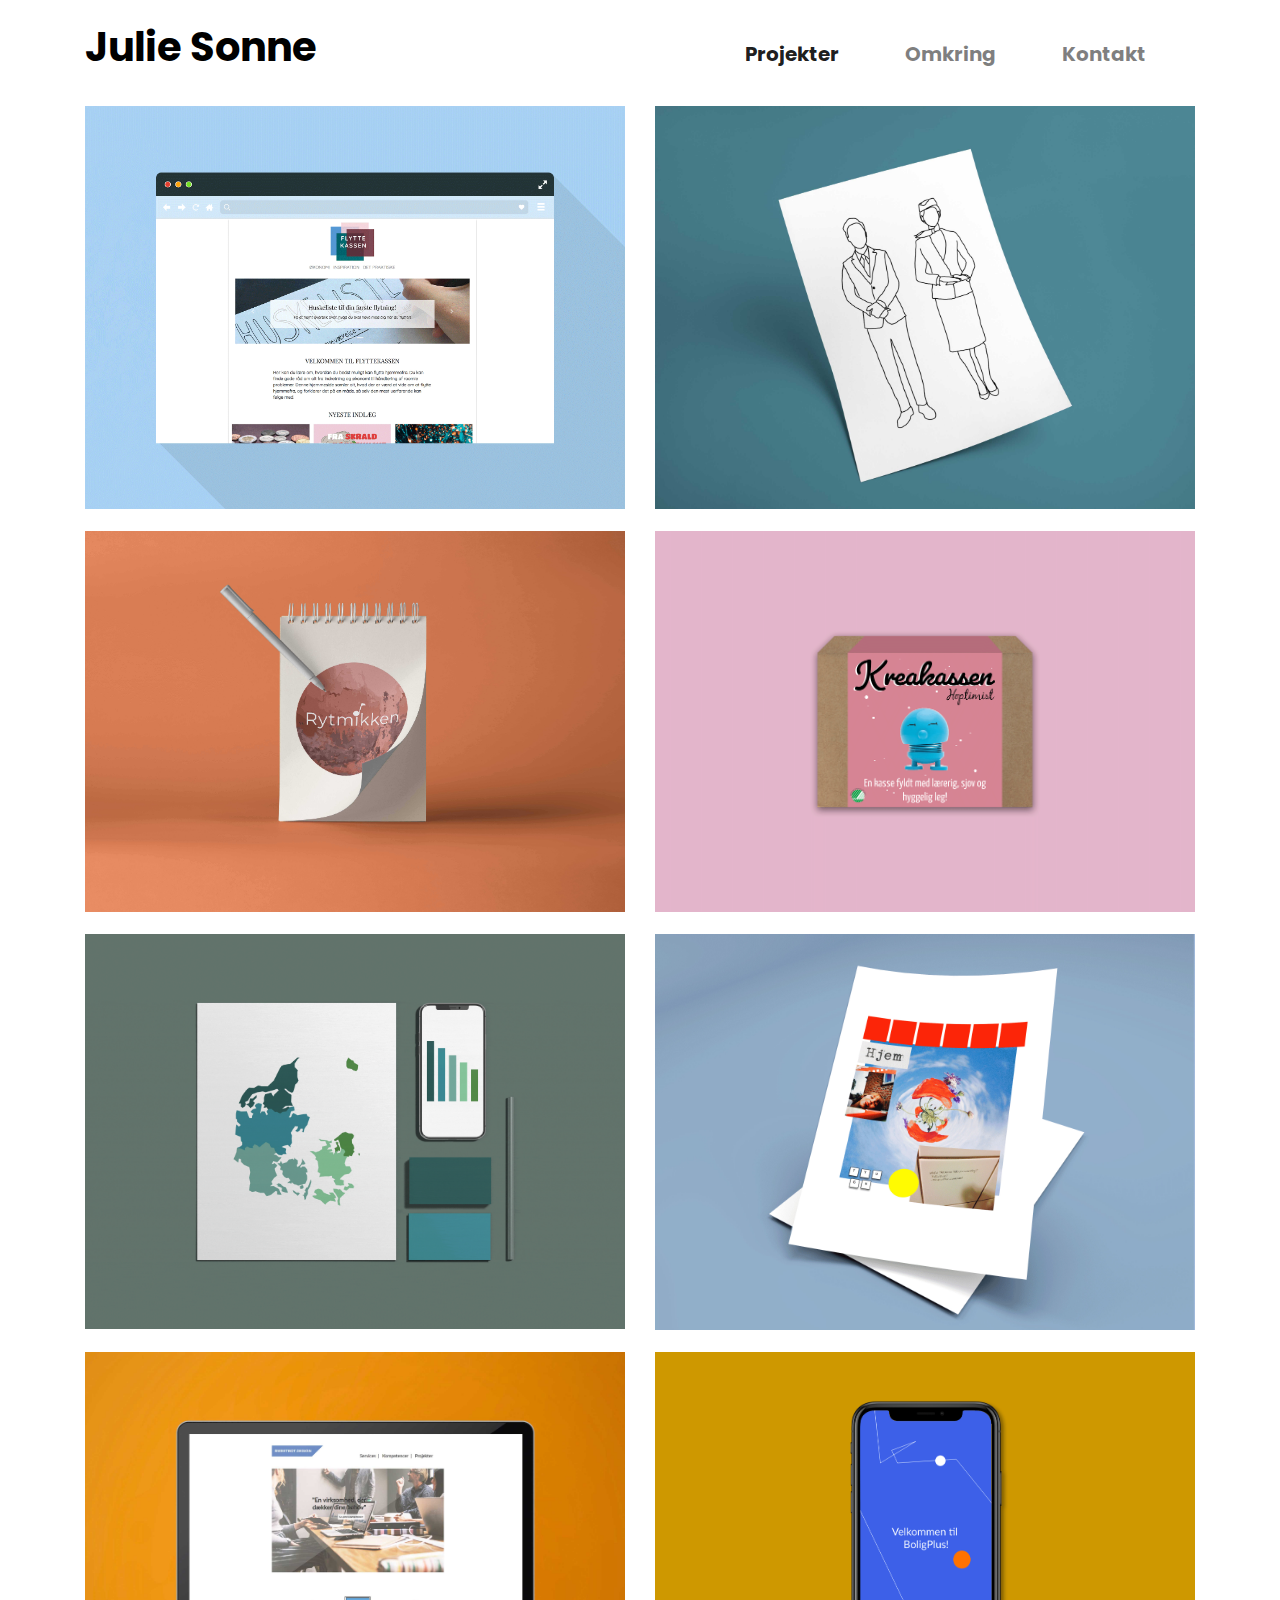
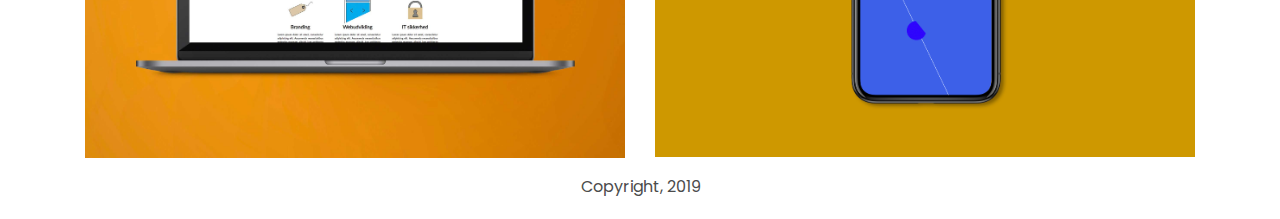
<file: index.html>
<!doctype html>
<html lang="en">
  <head>
    <!-- Required meta tags -->
    <meta charset="utf-8">
    <meta name="viewport" content="width=device-width, initial-scale=1, shrink-to-fit=no">
	<meta name="description" content="Content producer. Portfolio. Projekter. ">
	<meta name="keywords" content="forløb, udvikling, portfolio">
	<meta name="author" content="Julie Sonne">

    <!-- Bootstrap CSS -->
    <link rel="stylesheet" href="https://stackpath.bootstrapcdn.com/bootstrap/4.3.1/css/bootstrap.min.css" integrity="sha384-ggOyR0iXCbMQv3Xipma34MD+dH/1fQ784/j6cY/iJTQUOhcWr7x9JvoRxT2MZw1T" crossorigin="anonymous">
	<!--CSS stylesheet-->
	<link rel="stylesheet" href="styles/styles.css">
	<!--Google fonts-->
	<link href="https://fonts.googleapis.com/css?family=Poppins&display=swap" rel="stylesheet">

    <title>Portfolio | Julie Sonne</title>
  </head>
  <body>
	<!--Container-->
	<div class="container">
	<!--Navigation-->
	<div class="row">
		<div class="col-12 col-md-3 col-lg-3 justify-content-center navPlacering">
			<a href="#" class="logo">
				<h1>Julie Sonne</h1>
			</a>
		</div>
		<div class="col-9 navPlacering">
			<nav class="navbar navbar-expand-sm navbar-expand-md navbar-expand-lg navbar-light">
			  	<button class="navbar-toggler" type="button" data-toggle="collapse" data-target="#navbarNavDropdown" aria-controls="navbarNavDropdown" aria-expanded="false" aria-label="Toggle navigation"> 
				  	<span class="navbar-toggler-icon"></span>
			  	</button>
			  	<div class="collapse navbar-collapse justify-content-end" id="navbarNavDropdown">
					<ul class="navbar-nav navLinks">
				  	<li class="nav-item"> <a class="nav-link active"  href="#">Projekter</a></li>
				  	<li class="nav-item"> <a class="nav-link" href="pages/omkring.html">Omkring</a></li>
				  	<li class="nav-item"> <a class="nav-link" href="pages/kontakt.html">Kontakt</a></li>
					</ul>
			  	</div>
			</nav>
		</div>
	</div>
	
	<!--Content-->	
	<div class="row justify-content-center">
		<div class="col-11 col-md-6 col-lg-6 projektBilleder">
  			<div class="content">
    			<a href="pages/flyttekassen.html">
      				<div class="content-overlay d-none d-sm-block d-sm-none d-md-block"></div>
						<img src="images/flyttekassen/flyttekassen.gif" alt="Flyttekassen">
      				<div class="content-details fadeIn-top">
        				<h3 class="d-none d-sm-block d-sm-none d-md-block">Flyttekassen</h3>
        				<p class="d-none d-sm-block d-sm-none d-md-block">Multimedieproduktion</p>
      				</div>
    			</a>
  			</div>
			<!--Indhold small-->
			<div class="d-block d-sm-none d-none d-sm-block d-md-none skub">
				<h4>Flyttekassen</h4>
				<p>Multimedieproduktion </p>
			</div>
		</div>
		<div class="col-11 col-md-6 col-lg-6 projektBilleder">
  			<div class="content">
    			<a href="pages/takeoff.html">
      				<div class="content-overlay d-none d-sm-block d-sm-none d-md-block"></div>
						<img src="images/takeoff/takeoff4.jpg" alt="Takeoff - billede fra video">
      				<div class="content-details fadeIn-top">
        				<h3 class="d-none d-sm-block d-sm-none d-md-block">TakeOff</h3>
        				<p class="d-none d-sm-block d-sm-none d-md-block">Visualisering af restaurant koncept</p>
      				</div>
    			</a>
  			</div>
			<!--Indhold small-->
			<div class="d-block d-sm-none d-none d-sm-block d-md-none skub">
				<h4>TakeOff</h4>
				<p>Visualisering af restaurant koncept</p>
			</div>
		</div>
	</div>
		
	<div class="row justify-content-center">
		<div class="col-11 col-md-6 col-lg-6 projektBilleder">
  			<div class="content">
    			<a href="pages/rytmikken.html">
      				<div class="content-overlay d-none d-sm-block d-sm-none d-md-block"></div>
						<img src="images/rytmikken/rytmik.jpg" alt="Rytmikken">
      				<div class="content-details fadeIn-top">
        				<h3 class="d-none d-sm-block d-sm-none d-md-block">Rytmikken</h3>
        				<p class="d-none d-sm-block d-sm-none d-md-block">CMS WordPress og SEO</p>
      				</div>
    			</a>
  			</div>
			<!--Indhold small-->
			<div class="d-block d-sm-none d-none d-sm-block d-md-none skub">
				<h4>Rytmikken</h4>
				<p>CMS WordPress og SEO</p>
			</div>
		</div>
		<div class="col-11 col-md-6 col-lg-6 projektBilleder">
  			<div class="content">
    			<a href="pages/hoptimist.html">
      				<div class="content-overlay d-none d-sm-block d-sm-none d-md-block"></div>
						<img src="images/hoptimist/hoptimist.gif" alt="hoptimist">
      				<div class="content-details fadeIn-top">
        				<h3 class="d-none d-sm-block d-sm-none d-md-block">Hoptimist</h3>
        				<p class="d-none d-sm-block d-sm-none d-md-block">Design Thinking </p>
      				</div>
    			</a>
  			</div>
			<!--Indhold small-->
			<div class="d-block d-sm-none d-none d-sm-block d-md-none skub">
				<h4>Hoptimist</h4>
				<p>Design Thinking </p>
			</div>
		</div>
	</div>
		
	<div class="row justify-content-center">
	 	<div class="col-11 col-md-6 col-lg-6 projektBilleder">
  			<div class="content">
    			<a href="pages/infografik.html">
      				<div class="content-overlay d-none d-sm-block d-sm-none d-md-block"></div>
						<img src="images/infografik/info2.gif" alt="infografik">
      				<div class="content-details fadeIn-top">
        				<h3 class="d-none d-sm-block d-sm-none d-md-block">Infografik</h3>
        				<p class="d-none d-sm-block d-sm-none d-md-block">Kunsten at visualisere data </p>
      				</div>
    			</a>
  			</div>
			<!--Indhold small-->
			<div class="d-block d-sm-none d-none d-sm-block d-md-none skub">
				<h4>Infografik</h4>
				<p>Kunsten at visualisere data </p>
			</div>
		</div>
	  <div class="col-11 col-md-6 col-lg-6 projektBilleder">
  			<div class="content">
    			<a href="pages/portfolio.html">
      				<div class="content-overlay d-none d-sm-block d-sm-none d-md-block"></div>
						<img src="images/portfolio/port1mood.png" alt="Min første portfolio">
      				<div class="content-details fadeIn-top">
        				<h3 class="d-none d-sm-block d-sm-none d-md-block">Min første portfolio</h3>
        				<p class="d-none d-sm-block d-sm-none d-md-block">Fra prototype til responsiv hjemmeside </p>
      				</div>
    			</a>
  			</div>
			<!--Indhold small-->
			<div class="d-block d-sm-none d-none d-sm-block d-md-none skub">
				<h4>Min første portfolio</h4>
				<p>Fra prototype til responsiv hjemmeside  </p>
			</div>
		</div>
	</div>
		
	<div class="row justify-content-center">
		<div class="col-11 col-md-6 col-lg-6 projektBilleder">
  			<div class="content">
    			<a href="pages/sweetbot.html">
      				<div class="content-overlay d-none d-sm-block d-sm-none d-md-block"></div>
						<img src="images/sweetbot/sweetbot.jpg" alt="SweetBot.design">
      				<div class="content-details fadeIn-top">
        				<h3 class="d-none d-sm-block d-sm-none d-md-block">SweetBot.design</h3>
        				<p class="d-none d-sm-block d-sm-none d-md-block">Responsive design</p>
      				</div>
    			</a>
  			</div>
			<!--Indhold small-->
			<div class="d-block d-sm-none d-none d-sm-block d-md-none skub">
				<h4>SweetBot.design</h4>
				<p>Responsive design</p>
			</div>
		</div>
		<div class="col-11 col-md-6 col-lg-6 projektBilleder">
  			<div class="content">
    			<a href="pages/boligplus.html">
      				<div class="content-overlay d-none d-sm-block d-sm-none d-md-block"></div>
						<img src="images/boligplus/boligapp.gif" alt="BoligPlus app">
      				<div class="content-details fadeIn-top">
        				<h3 class="d-none d-sm-block d-sm-none d-md-block">BoligPlus</h3>
        				<p class="d-none d-sm-block d-sm-none d-md-block">Byg en app</p>
      				</div>
    			</a>
  			</div>
			<!--Indhold small-->
			<div class="d-block d-sm-none d-none d-sm-block d-md-none skub">
				<h4>BoligPlus</h4>
				<p>Byg en app</p>
			</div>
		</div>
		<!--Footer-->
		<div class="row justify-content-center">
			<div class="col-12 skub4 copy"> 
				<p>Copyright, 2019</p>
			</div>
		</div>
	</div>
	<!--Container slut-->
	</div>
    <!-- Optional JavaScript -->
    <!-- jQuery first, then Popper.js, then Bootstrap JS -->
    <script src="https://code.jquery.com/jquery-3.3.1.slim.min.js" integrity="sha384-q8i/X+965DzO0rT7abK41JStQIAqVgRVzpbzo5smXKp4YfRvH+8abtTE1Pi6jizo" crossorigin="anonymous"></script>
    <script src="https://cdnjs.cloudflare.com/ajax/libs/popper.js/1.14.7/umd/popper.min.js" integrity="sha384-UO2eT0CpHqdSJQ6hJty5KVphtPhzWj9WO1clHTMGa3JDZwrnQq4sF86dIHNDz0W1" crossorigin="anonymous"></script>
    <script src="https://stackpath.bootstrapcdn.com/bootstrap/4.3.1/js/bootstrap.min.js" integrity="sha384-JjSmVgyd0p3pXB1rRibZUAYoIIy6OrQ6VrjIEaFf/nJGzIxFDsf4x0xIM+B07jRM" crossorigin="anonymous"></script>
  </body>
</html>
</file>
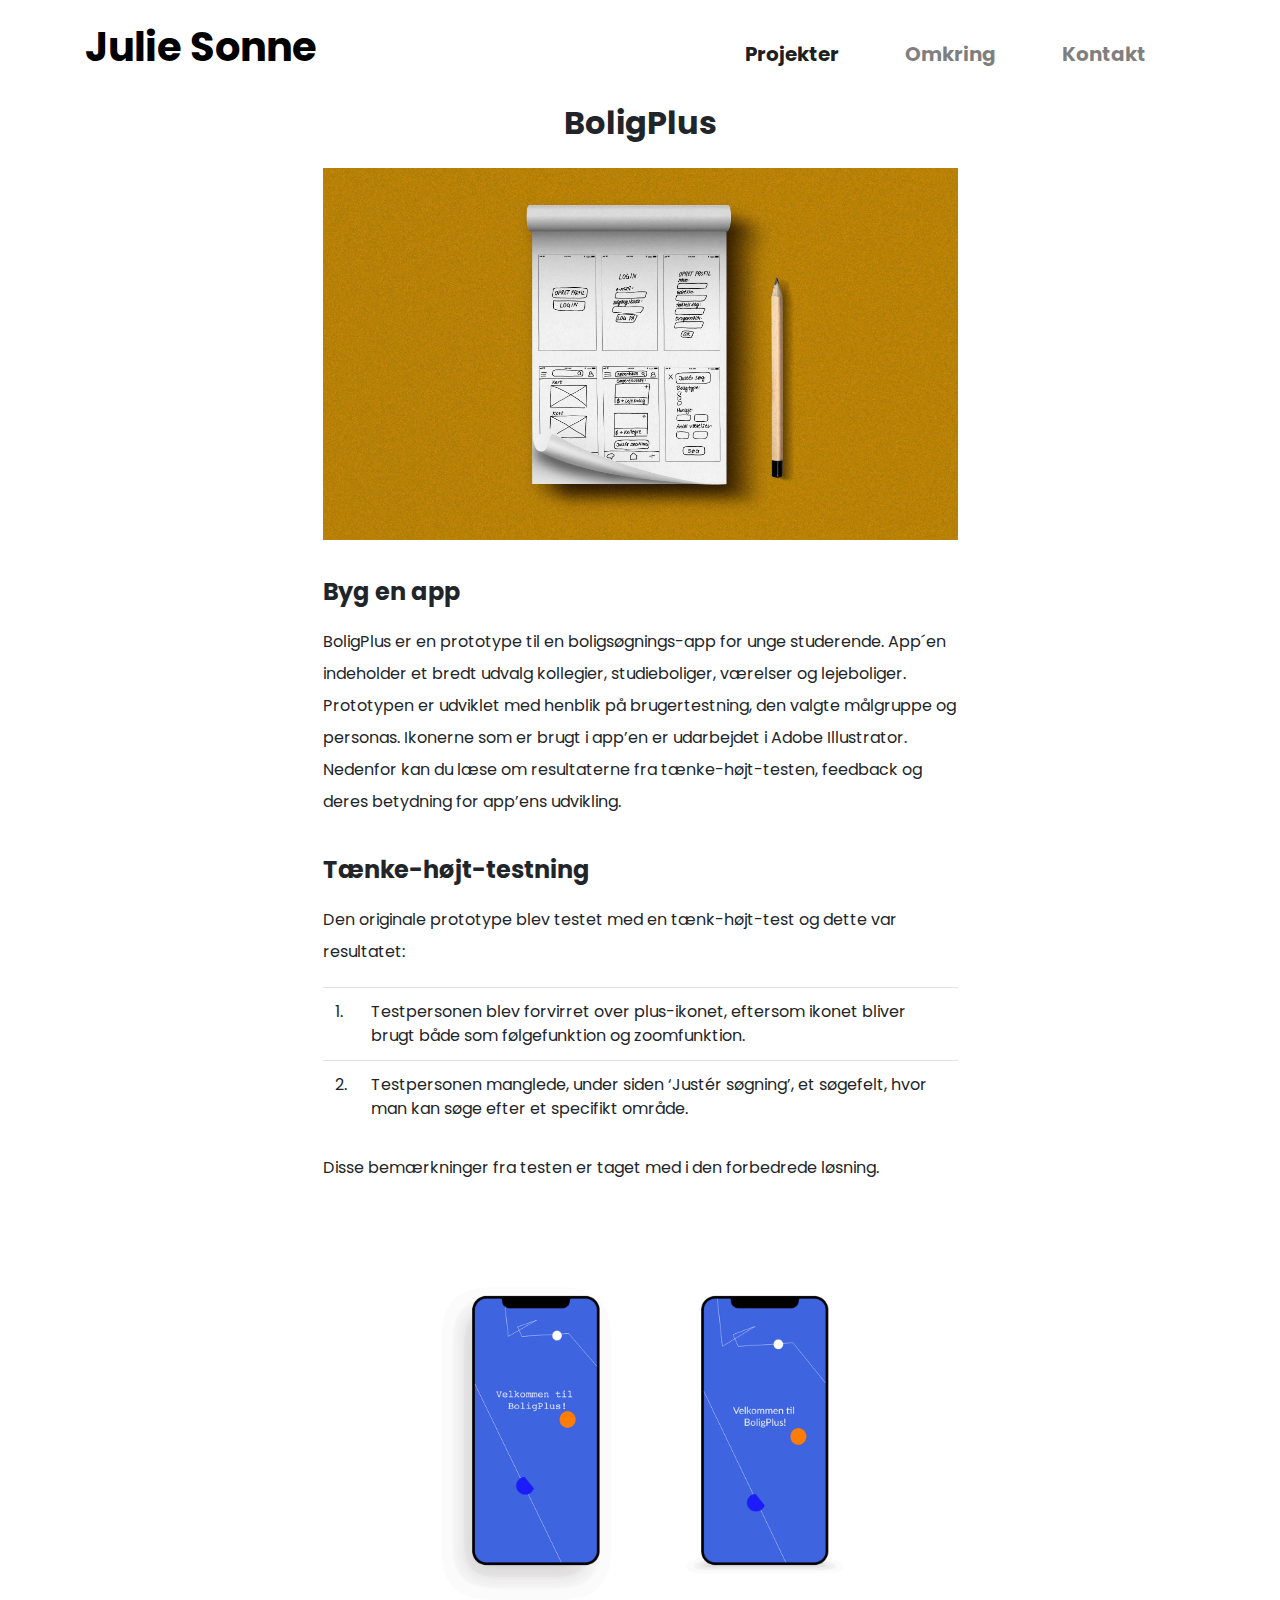
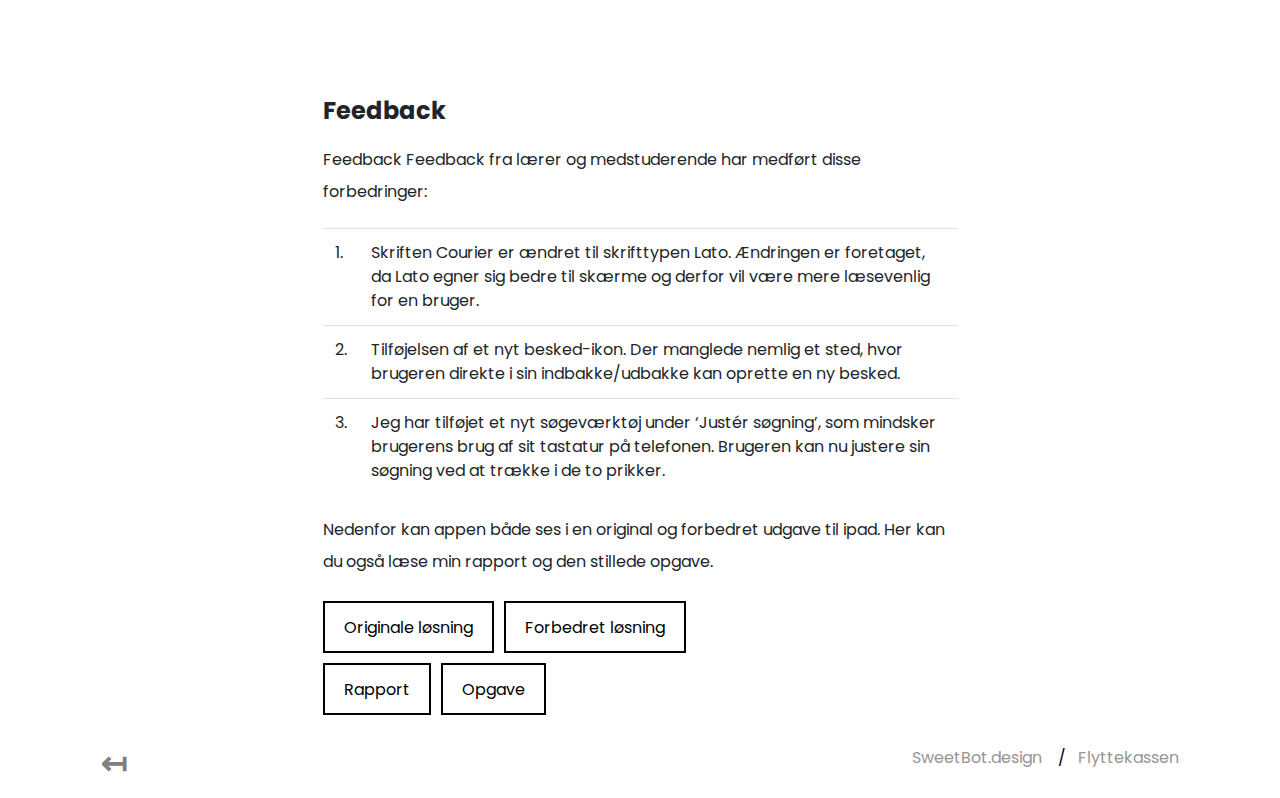
<file: pages/boligplus.html>
<!doctype html>
<html lang="da">
<head>
<!-- Required meta tags -->
<meta charset="utf-8">
<meta name="viewport" content="width=device-width, initial-scale=1, shrink-to-fit=no">
<meta name="description" content="Content producer. Portfolio. Projekter. ">
<meta name="keywords" content="forløb, udvikling, portfolio">
<meta name="author" content="Julie Sonne">

<!-- Bootstrap CSS -->
<link rel="stylesheet" href="https://stackpath.bootstrapcdn.com/bootstrap/4.3.1/css/bootstrap.min.css" integrity="sha384-ggOyR0iXCbMQv3Xipma34MD+dH/1fQ784/j6cY/iJTQUOhcWr7x9JvoRxT2MZw1T" crossorigin="anonymous">
<!--CSS stylesheet-->
<link rel="stylesheet" href="../styles/styles.css">
<!--Google fonts-->
<link href="https://fonts.googleapis.com/css?family=Poppins&display=swap" rel="stylesheet">
<title>Portfolio | Julie Sonne</title>
</head>
<body>
<!--Container-->
<div class="container"> 
  <!--Navigation-->
  <div class="row">
    <div class="col-12 col-md-3 col-lg-3 justify-content-center navPlacering"> <a href="../index.html" class="logo">
      <h1>Julie Sonne</h1>
      </a> </div>
    <div class="col-9 navPlacering">
      <nav class="navbar navbar-expand-sm navbar-expand-md navbar-expand-lg navbar-light">
        <button class="navbar-toggler" type="button" data-toggle="collapse" data-target="#navbarNavDropdown" aria-controls="navbarNavDropdown" aria-expanded="false" aria-label="Toggle navigation"> <span class="navbar-toggler-icon"></span> </button>
        <div class="collapse navbar-collapse justify-content-end" id="navbarNavDropdown">
          <ul class="navbar-nav navLinks">
            <li class="nav-item"> <a class="nav-link active"  href="../index.html">Projekter</a></li>
            <li class="nav-item"> <a class="nav-link" href="omkring.html">Omkring</a></li>
            <li class="nav-item"> <a class="nav-link" href="kontakt.html">Kontakt</a></li>
          </ul>
        </div>
      </nav>
    </div>
  </div>
  
  <!--Content-->
  <div class="row justify-content-center">
    <div class="col-md-7 col-lg-7 projektBilleder">
      <h2 class="text-center skub">BoligPlus</h2>
      <img src="../images/boligplus/boligapp.jpg" class="skub" alt="mockups">
      <h4 class="skub2">Byg en app</h4>
      <p class="skub">BoligPlus er en prototype til en boligsøgnings-app for unge studerende. App´en indeholder et bredt udvalg kollegier, studieboliger, værelser og lejeboliger. Prototypen er udviklet med henblik på brugertestning, den valgte målgruppe og personas. Ikonerne som er brugt i app’en er udarbejdet i Adobe Illustrator.
        Nedenfor kan du læse om resultaterne fra tænke-højt-testen, feedback og deres betydning for app’ens udvikling.</p>
      <h4 class="skub2">Tænke-højt-testning</h4>
      <p class="skub">Den originale prototype blev testet med en tænk-højt-test og dette var resultatet: <br>
      <table class="table skub">
        <tbody>
          <tr>
            <td>1.</td>
            <td>Testpersonen blev forvirret over plus-ikonet, eftersom ikonet bliver brugt både som følgefunktion og zoomfunktion. </td>
          </tr>
          <tr>
            <td>2.</td>
            <td>Testpersonen manglede, under siden ‘Justér søgning’, et søgefelt, hvor man kan søge efter et specifikt område. </td>
          </tr>
        </tbody>
      </table>
      <p class="skub">Disse bemærkninger fra testen er taget med i den forbedrede løsning.</p>
      <img src="../images/boligplus/boligapp2.gif" class="skub" alt="mockups">
      <h4 class="skub2">Feedback</h4>
      <p class="skub">Feedback 
        Feedback fra lærer og medstuderende har medført disse forbedringer: </p>
      <table class="table skub">
        <tbody>
          <tr>
            <td>1.</td>
            <td>Skriften Courier er ændret til skrifttypen Lato. Ændringen er foretaget, da Lato egner sig bedre til skærme og derfor vil være mere læsevenlig for en bruger.</td>
          </tr>
          <tr>
            <td>2.</td>
            <td>Tilføjelsen af et nyt besked-ikon. Der manglede nemlig et sted, hvor brugeren direkte i sin indbakke/udbakke kan oprette en ny besked. </td>
          </tr>
          <tr>
            <td>3.</td>
            <td>Jeg har tilføjet et nyt søgeværktøj under ‘Justér søgning’, som mindsker brugerens brug af sit tastatur på telefonen. Brugeren kan nu justere sin søgning ved at trække i de to prikker.</td>
          </tr>
        </tbody>
      </table>
      <p class="skub">Nedenfor kan appen både ses i en original og forbedret udgave til ipad. Her kan du også læse min rapport og den stillede opgave.</p>
    </div>
  </div>
  <!--Knapper-->
  <div class="row justify-content-center">
    <div class="col-md-7 col-lg-7 projektBilleder">
      <div class="knap skub2"> <a href="https://xd.adobe.com/view/4d335cce-2670-4072-5664-9bcb91b552cb-3b02/?fullscreen" target="_blank">Originale løsning</a> <a href="https://xd.adobe.com/view/9de193de-7640-4adb-59a9-ef1837aec14e-ebd0/?fullscreen" target="_blank">Forbedret løsning</a> </div>
    </div>
  </div>
  <div class="row justify-content-center">
    <div class="col-md-7 col-lg-7 projektBilleder">
      <div class="knap skub2"> <a href="https://adobe.ly/2TqjkrF" target="_blank">Rapport</a> <a href="https://adobe.ly/2MeFSL6" target="_blank">Opgave</a> </div>
    </div>
  </div>
  <!--Breadcrumbs-->
  <div class="row">
    <div class="col-5 text-left skub"> <a href="../index.html" class="nav-link tilbage">
      <h2>&#8612;</h2>
      </a> </div>
    <div class="col-7 text-right skub d-none d-sm-block d-sm-none d-md-block">
      <ul class="breadcrumb">
        <li><a href="sweetbot.html">SweetBot.design &nbsp;</a></li>
        <li><a href="flyttekassen.html">Flyttekassen</a></li>
      </ul>
    </div>
  </div>
  
  <!--Container slut--> 
</div>
<!-- Optional JavaScript --> 
<!-- jQuery first, then Popper.js, then Bootstrap JS --> 
<script src="https://code.jquery.com/jquery-3.3.1.slim.min.js" integrity="sha384-q8i/X+965DzO0rT7abK41JStQIAqVgRVzpbzo5smXKp4YfRvH+8abtTE1Pi6jizo" crossorigin="anonymous"></script> 
<script src="https://cdnjs.cloudflare.com/ajax/libs/popper.js/1.14.7/umd/popper.min.js" integrity="sha384-UO2eT0CpHqdSJQ6hJty5KVphtPhzWj9WO1clHTMGa3JDZwrnQq4sF86dIHNDz0W1" crossorigin="anonymous"></script> 
<script src="https://stackpath.bootstrapcdn.com/bootstrap/4.3.1/js/bootstrap.min.js" integrity="sha384-JjSmVgyd0p3pXB1rRibZUAYoIIy6OrQ6VrjIEaFf/nJGzIxFDsf4x0xIM+B07jRM" crossorigin="anonymous"></script>
</body>
</html>
</file>
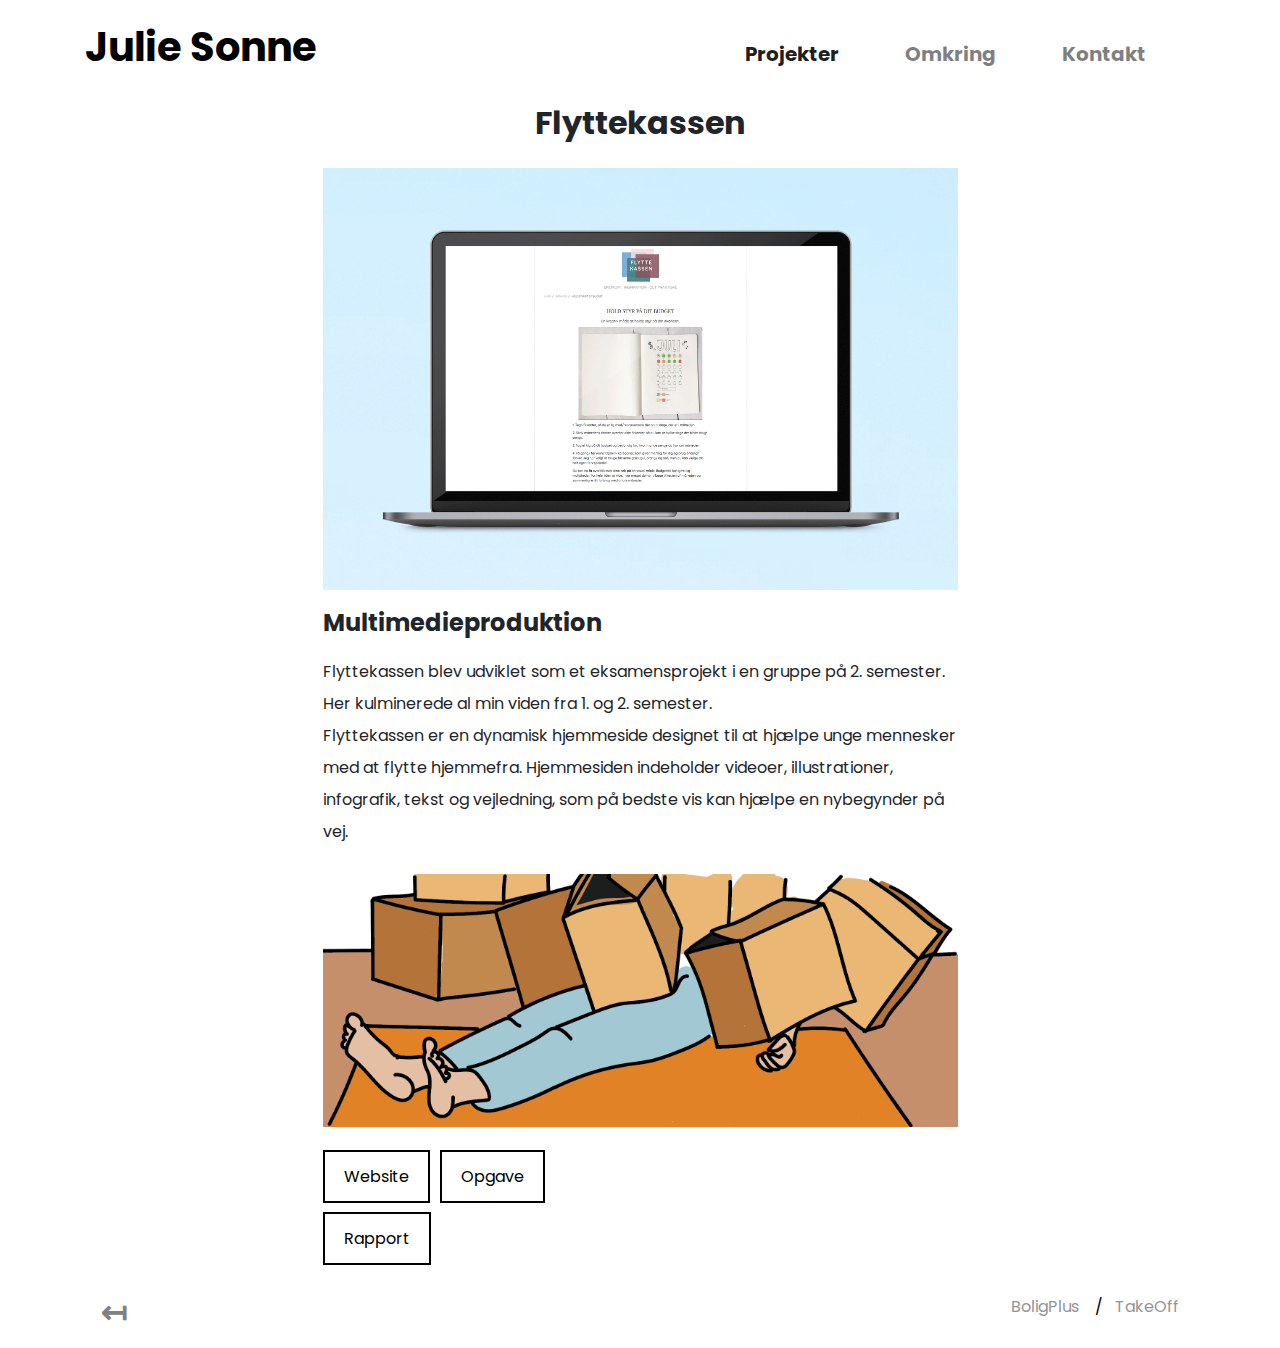
<file: pages/flyttekassen.html>
<!doctype html>
<html lang="da">
  <head>
    <!-- Required meta tags -->
    <meta charset="utf-8">
    <meta name="viewport" content="width=device-width, initial-scale=1, shrink-to-fit=no">
	<meta name="description" content="Content producer. Portfolio. Projekter. ">
	<meta name="keywords" content="forløb, udvikling, portfolio">
	<meta name="author" content="Julie Sonne">
    <!-- Bootstrap CSS -->
    <link rel="stylesheet" href="https://stackpath.bootstrapcdn.com/bootstrap/4.3.1/css/bootstrap.min.css" integrity="sha384-ggOyR0iXCbMQv3Xipma34MD+dH/1fQ784/j6cY/iJTQUOhcWr7x9JvoRxT2MZw1T" crossorigin="anonymous">
	<!--CSS stylesheet-->
	<link rel="stylesheet" href="../styles/styles.css">
	<!--Google fonts-->
	<link href="https://fonts.googleapis.com/css?family=Poppins&display=swap" rel="stylesheet">

    <title>Julie Sonne</title>
  </head>
  <body>
	<!--Container-->
	<div class="container">
	<!--Navigation-->
	<div class="row">
		<div class="col-12 col-md-3 col-lg-3 justify-content-center navPlacering">
			<a href="../index.html" class="logo">
				<h1>Julie Sonne</h1>
			</a>
		</div>
		<div class="col-9 navPlacering">
			<nav class="navbar navbar-expand-sm navbar-expand-md navbar-expand-lg navbar-light">
			  	<button class="navbar-toggler" type="button" data-toggle="collapse" data-target="#navbarNavDropdown" aria-controls="navbarNavDropdown" aria-expanded="false" aria-label="Toggle navigation"> 
				  	<span class="navbar-toggler-icon"></span>
			  	</button>
			  	<div class="collapse navbar-collapse justify-content-end" id="navbarNavDropdown">
					<ul class="navbar-nav navLinks">
				  	<li class="nav-item"> <a class="nav-link active"  href="../index.html">Projekter</a></li>
				  	<li class="nav-item"> <a class="nav-link" href="omkring.html">Omkring</a></li>
				  	<li class="nav-item"> <a class="nav-link" href="kontakt.html">Kontakt</a></li>
					</ul>
			  	</div>
			</nav>
		</div>
	</div>
	
	<!--Content-->
	<div class="row justify-content-center">
		<div class="col-md-7 col-lg-7 projektBilleder">
			<h2 class="text-center skub">Flyttekassen</h2>
			<img src="../images/flyttekassen/budget.png" class="skub" alt="hjemmeside, underside: budget">
			<h4 class="skub">Multimedieproduktion</h4>
			<p class="skub">Flyttekassen blev udviklet som et eksamensprojekt i en gruppe på 2. semester. Her kulminerede al min viden fra 1. og 2. semester. <br>
			Flyttekassen er en dynamisk hjemmeside designet til at hjælpe unge mennesker med at flytte hjemmefra. Hjemmesiden indeholder videoer, illustrationer, infografik, tekst og vejledning, som på bedste vis kan hjælpe en nybegynder på vej. 
			<img src="../images/flyttekassen/flyttekasse_illustration.png" alt="Illustration, humor, begravet">
			
		</div>
	</div>
	 <!--Knapper-->
  <div class="row justify-content-center">
    <div class="col-md-7 col-lg-7 projektBilleder">
      <div class="knap skub2"> 
				<a href="http://juliesonne.dk/flyttekassen-version-one" target="_blank">Website</a>
				<a href="https://adobe.ly/2Md1S9j" target="_blank">Opgave</a>
		</div>
    </div>
  </div>
  <div class="row justify-content-center">
    <div class="col-md-7 col-lg-7 projektBilleder">
      <div class="knap skub2">
				<a href="https://adobe.ly/2TqOE9v" target="_blank">Rapport</a></div>
    </div>
  </div>
	<!--Breadcrumbs-->
	<div class="row">
		<div class="col-5 text-left skub">
			<a href="../index.html" class="nav-link tilbage"><h2>&#8612;</h2></a>
		</div>
		<div class="col-7 text-right skub d-none d-sm-block d-sm-none d-md-block">
			<ul class="breadcrumb">
  				<li><a href="boligplus.html"> BoligPlus &nbsp;</a></li>
 			 	<li><a href="takeoff.html">TakeOff</a></li>
			</ul>
		</div>
	</div>
	
	<!--Container slut-->
	</div>
    <!-- Optional JavaScript -->
    <!-- jQuery first, then Popper.js, then Bootstrap JS -->
    <script src="https://code.jquery.com/jquery-3.3.1.slim.min.js" integrity="sha384-q8i/X+965DzO0rT7abK41JStQIAqVgRVzpbzo5smXKp4YfRvH+8abtTE1Pi6jizo" crossorigin="anonymous"></script>
    <script src="https://cdnjs.cloudflare.com/ajax/libs/popper.js/1.14.7/umd/popper.min.js" integrity="sha384-UO2eT0CpHqdSJQ6hJty5KVphtPhzWj9WO1clHTMGa3JDZwrnQq4sF86dIHNDz0W1" crossorigin="anonymous"></script>
    <script src="https://stackpath.bootstrapcdn.com/bootstrap/4.3.1/js/bootstrap.min.js" integrity="sha384-JjSmVgyd0p3pXB1rRibZUAYoIIy6OrQ6VrjIEaFf/nJGzIxFDsf4x0xIM+B07jRM" crossorigin="anonymous"></script>
  </body>
</html>
</file>
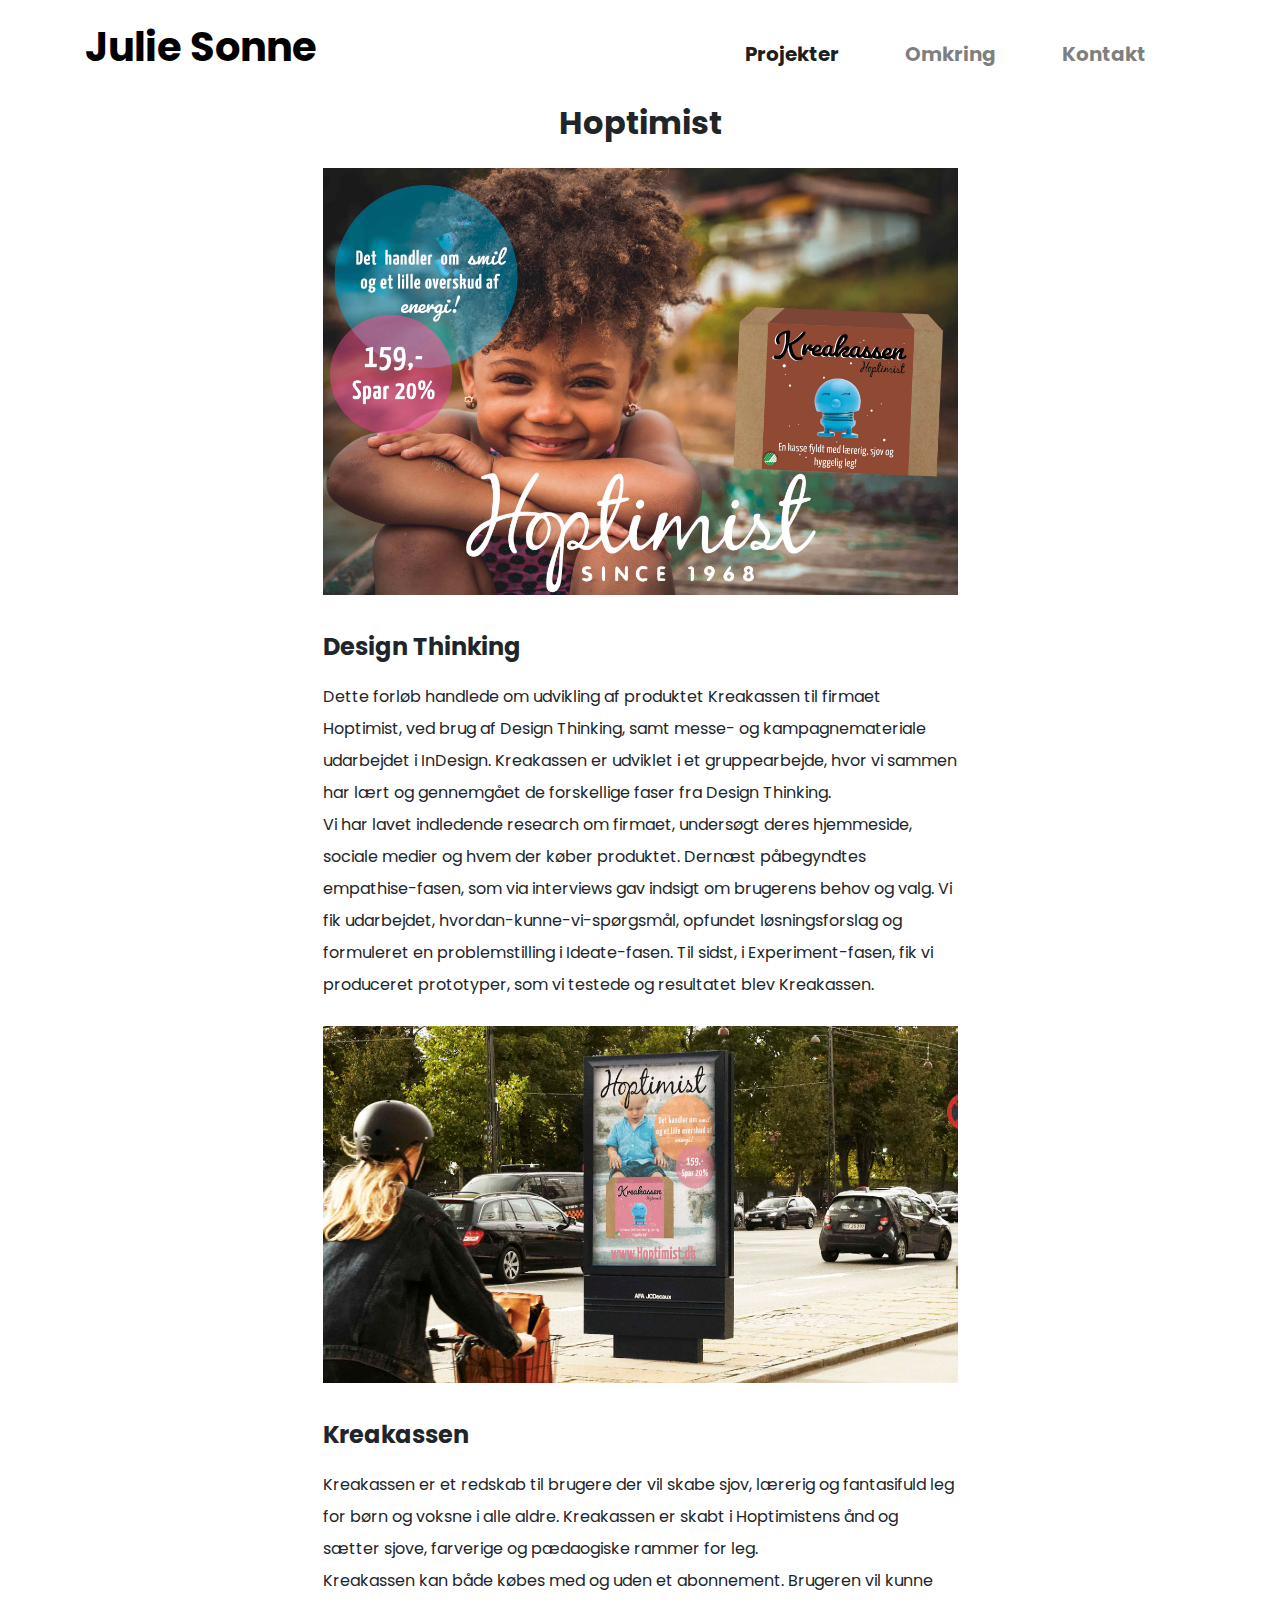
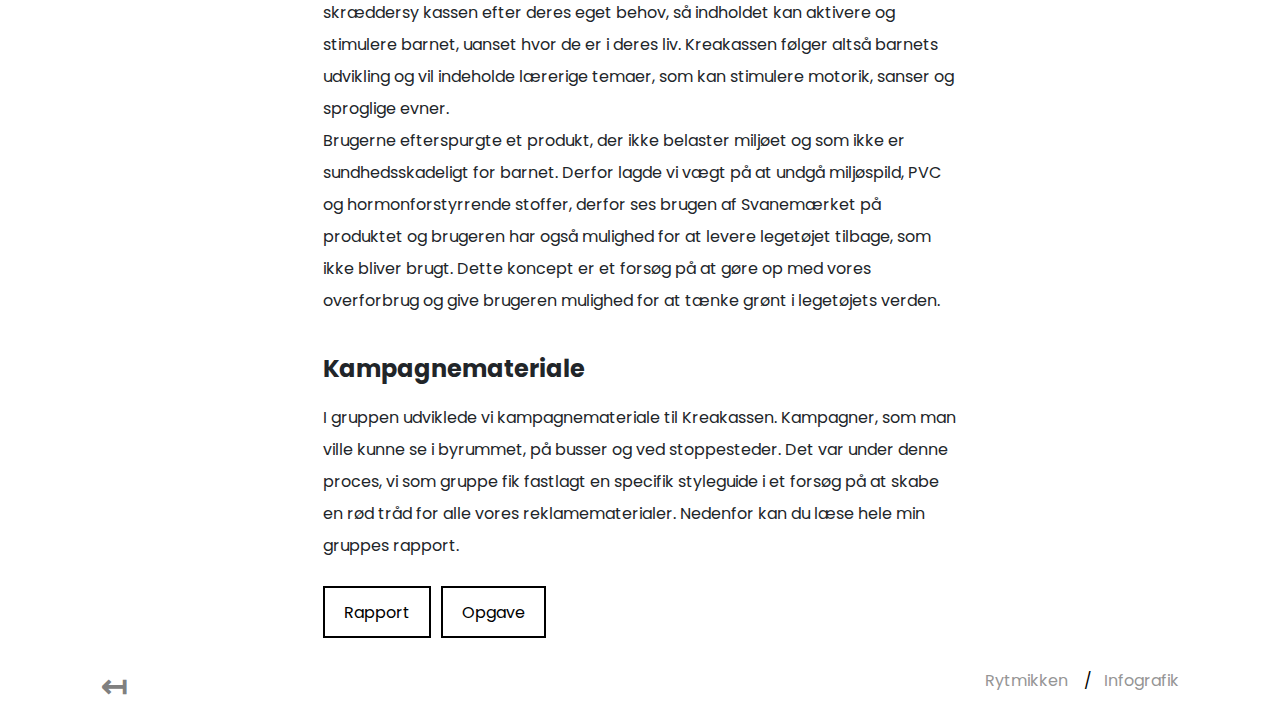
<file: pages/hoptimist.html>
<!doctype html>
<html lang="da">
  <head>
    <!-- Required meta tags -->
    <meta charset="utf-8">
    <meta name="viewport" content="width=device-width, initial-scale=1, shrink-to-fit=no">
	<meta name="description" content="Content producer. Portfolio. Projekter. ">
	<meta name="keywords" content="forløb, udvikling, portfolio">
	<meta name="author" content="Julie Sonne">

    <!-- Bootstrap CSS -->
    <link rel="stylesheet" href="https://stackpath.bootstrapcdn.com/bootstrap/4.3.1/css/bootstrap.min.css" integrity="sha384-ggOyR0iXCbMQv3Xipma34MD+dH/1fQ784/j6cY/iJTQUOhcWr7x9JvoRxT2MZw1T" crossorigin="anonymous">
	<!--CSS stylesheet-->
	<link rel="stylesheet" href="../styles/styles.css">
	<!--Google fonts-->
	<link href="https://fonts.googleapis.com/css?family=Poppins&display=swap" rel="stylesheet">

    <title>Portfolio | Julie Sonne</title>
  </head>
  <body>
	<!--Container-->
	<div class="container">
	<!--Navigation-->
	<div class="row">
		<div class="col-12 col-md-3 col-lg-3 justify-content-center navPlacering">
			<a href="../index.html" class="logo">
				<h1>Julie Sonne</h1>
			</a>
		</div>
		<div class="col-9 navPlacering">
			<nav class="navbar navbar-expand-sm navbar-expand-md navbar-expand-lg navbar-light">
			  	<button class="navbar-toggler" type="button" data-toggle="collapse" data-target="#navbarNavDropdown" aria-controls="navbarNavDropdown" aria-expanded="false" aria-label="Toggle navigation"> 
				  	<span class="navbar-toggler-icon"></span>
			  	</button>
			  	<div class="collapse navbar-collapse justify-content-end" id="navbarNavDropdown">
					<ul class="navbar-nav navLinks">
				  	<li class="nav-item"> <a class="nav-link active"  href="../index.html">Projekter</a></li>
				  	<li class="nav-item"> <a class="nav-link" href="omkring.html">Omkring</a></li>
				  	<li class="nav-item"> <a class="nav-link" href="kontakt.html">Kontakt</a></li>
					</ul>
			  	</div>
			</nav>
		</div>
	</div>
	
	<!--Content-->
	<div class="row justify-content-center">
		<div class="col-md-7 col-lg-7 projektBilleder">
			<h2 class="text-center skub">Hoptimist</h2>
			<img src="../images/hoptimist/hoptimist.jpg" class="skub" alt="reklame - kreakassen">
			<h4 class="skub2">Design Thinking</h4>
			<p class="skub">Dette forløb handlede om udvikling af produktet Kreakassen til firmaet Hoptimist, ved brug af Design Thinking, samt messe- og kampagnemateriale udarbejdet i InDesign. Kreakassen er udviklet i et gruppearbejde, hvor vi sammen har lært og gennemgået de forskellige faser fra Design Thinking. <br>Vi har lavet indledende research om firmaet, undersøgt deres hjemmeside, sociale medier og hvem der køber produktet. Dernæst påbegyndtes empathise-fasen, som via interviews gav indsigt om brugerens behov og valg. Vi fik udarbejdet, hvordan-kunne-vi-spørgsmål, opfundet løsningsforslag og formuleret en problemstilling i Ideate-fasen. Til sidst, i Experiment-fasen, fik vi produceret prototyper, som vi testede og resultatet blev Kreakassen.</p>
			<img src="../images/hoptimist/hoptimist4.jpg" class="skub" alt="kreakassen, hoptimist, reklame">
			<h4 class="skub2">Kreakassen</h4>
			<p class="skub">Kreakassen er et redskab til brugere der vil skabe sjov, lærerig og fantasifuld leg for børn og voksne i alle aldre. Kreakassen er skabt i Hoptimistens ånd og sætter sjove, farverige og pædaogiske rammer for leg. <br> 

			Kreakassen kan både købes med og uden et abonnement. Brugeren vil kunne skræddersy kassen efter deres eget behov, så indholdet kan aktivere og stimulere barnet, uanset hvor de er i deres liv. Kreakassen følger altså barnets udvikling og vil indeholde lærerige temaer, som kan stimulere motorik, sanser og sproglige evner. <br>

			Brugerne efterspurgte et produkt, der ikke belaster miljøet og som ikke er sundhedsskadeligt for barnet. Derfor lagde vi vægt på at undgå miljøspild, PVC og hormonforstyrrende stoffer, derfor ses brugen af Svanemærket på produktet og brugeren har også mulighed for at levere legetøjet tilbage, som ikke bliver brugt. Dette koncept er et forsøg på at gøre op med vores overforbrug og give brugeren mulighed for at tænke grønt i legetøjets verden. 
			</p>
			<h4 class="skub2">Kampagnemateriale</h4>
			<p class="skub">
			I gruppen udviklede vi kampagnemateriale til Kreakassen. Kampagner, som man ville kunne se i byrummet, på busser og ved stoppesteder. Det var under denne proces, vi som gruppe fik fastlagt en specifik styleguide i et forsøg på at skabe en rød tråd for alle vores reklamematerialer. Nedenfor kan du læse hele min gruppes rapport.
			</p>
			<!--Knapper-->
			<div class="knap skub2 d-none d-sm-block d-sm-none d-md-block">
				<a href="https://documentcloud.adobe.com/link/track?uri=urn%3Aaaid%3Ascds%3AUS%3A3518f20a-af5a-4562-80fb-06c072bc436d&fbclid=IwAR2RFXaT0RMUYT6jzUUpP3AvUJwr8HgJFY_qiSsDmZAU8sKh22Y787RMdS8" target="_blank">Rapport</a>
				<a href="https://adobe.ly/2Z15WeK" target="_blank">Opgave</a>
			</div>
		</div>
	</div>
	<!--Breadcrumbs-->
	<div class="row">
		<div class="col-5 text-left skub">
			<a href="../index.html" class="nav-link tilbage"><h2>&#8612;</h2></a>
		</div>
		<div class="col-7 text-right skub d-none d-sm-block d-sm-none d-md-block">
			<ul class="breadcrumb">
  				<li><a href="rytmikken.html">Rytmikken &nbsp;</a></li>
 			 	<li><a href="infografik.html">Infografik</a></li>
			</ul>
		</div>
	</div>
	
	<!--Container slut-->
	</div>
    <!-- Optional JavaScript -->
    <!-- jQuery first, then Popper.js, then Bootstrap JS -->
    <script src="https://code.jquery.com/jquery-3.3.1.slim.min.js" integrity="sha384-q8i/X+965DzO0rT7abK41JStQIAqVgRVzpbzo5smXKp4YfRvH+8abtTE1Pi6jizo" crossorigin="anonymous"></script>
    <script src="https://cdnjs.cloudflare.com/ajax/libs/popper.js/1.14.7/umd/popper.min.js" integrity="sha384-UO2eT0CpHqdSJQ6hJty5KVphtPhzWj9WO1clHTMGa3JDZwrnQq4sF86dIHNDz0W1" crossorigin="anonymous"></script>
    <script src="https://stackpath.bootstrapcdn.com/bootstrap/4.3.1/js/bootstrap.min.js" integrity="sha384-JjSmVgyd0p3pXB1rRibZUAYoIIy6OrQ6VrjIEaFf/nJGzIxFDsf4x0xIM+B07jRM" crossorigin="anonymous"></script>
  </body>
</html>
</file>
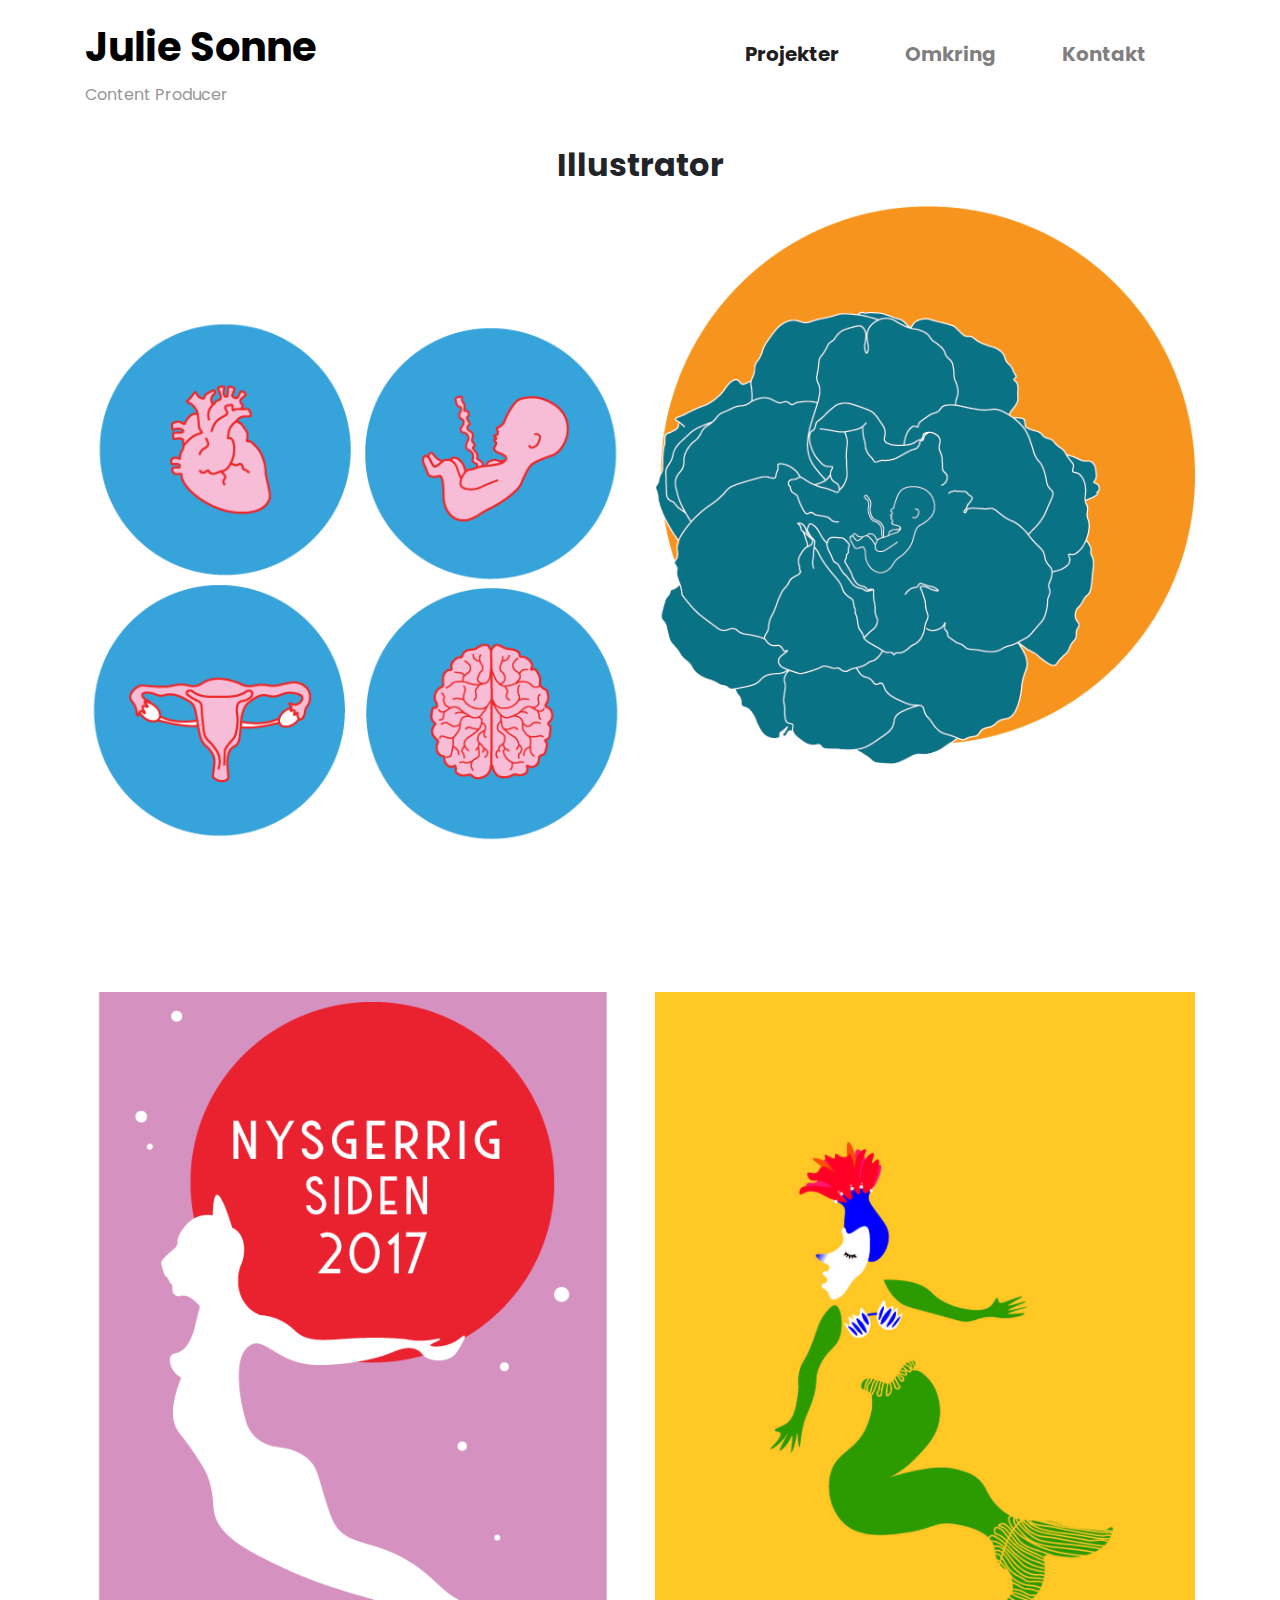
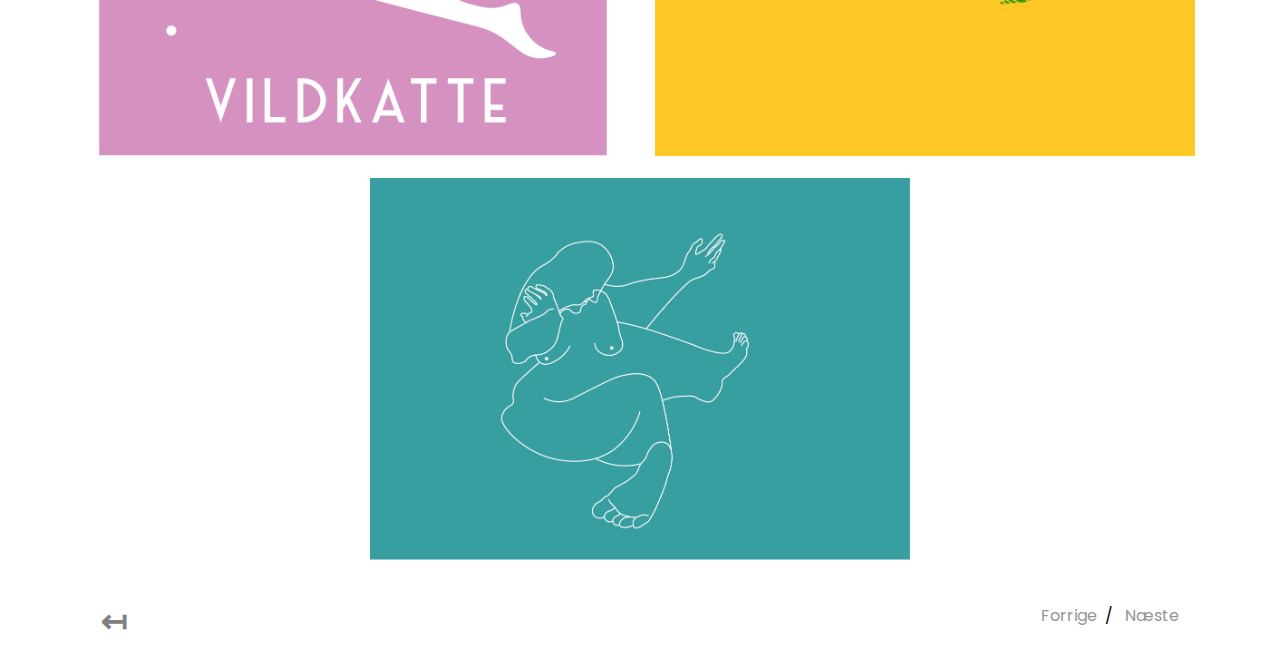
<file: pages/illustrator.html>
<!doctype html>
<html lang="da">
  <head>
    <!-- Required meta tags -->
    <meta charset="utf-8">
    <meta name="viewport" content="width=device-width, initial-scale=1, shrink-to-fit=no">

    <!-- Bootstrap CSS -->
    <link rel="stylesheet" href="https://stackpath.bootstrapcdn.com/bootstrap/4.3.1/css/bootstrap.min.css" integrity="sha384-ggOyR0iXCbMQv3Xipma34MD+dH/1fQ784/j6cY/iJTQUOhcWr7x9JvoRxT2MZw1T" crossorigin="anonymous">
	<!--CSS stylesheet-->
	<link rel="stylesheet" href="../styles/styles.css">
	<!--Google fonts-->
	<link href="https://fonts.googleapis.com/css?family=Poppins&display=swap" rel="stylesheet">

    <title>Julie Sonne</title>
  </head>
  <body>
	<!--Container-->
	<div class="container">
	<!--Navigation-->
	<div class="row">
		<div class="col-12 col-md-3 col-lg-3 justify-content-center navPlacering">
			<a href="../index.html" class="logo">
				<h1>Julie Sonne</h1>
				<p class="subtitle">Content Producer</p>
			</a>
		</div>
		<div class="col-9 navPlacering">
			<nav class="navbar navbar-expand-sm navbar-expand-md navbar-expand-lg navbar-light">
			  	<button class="navbar-toggler" type="button" data-toggle="collapse" data-target="#navbarNavDropdown" aria-controls="navbarNavDropdown" aria-expanded="false" aria-label="Toggle navigation"> 
				  	<span class="navbar-toggler-icon"></span>
			  	</button>
			  	<div class="collapse navbar-collapse justify-content-end" id="navbarNavDropdown">
					<ul class="navbar-nav navLinks">
				  	<li class="nav-item"> <a class="nav-link active"  href="../index.html">Projekter</a></li>
				  	<li class="nav-item"> <a class="nav-link" href="omkring.html">Omkring</a></li>
				  	<li class="nav-item"> <a class="nav-link" href="kontakt.html">Kontakt</a></li>
					</ul>
			  	</div>
			</nav>
		</div>
	</div>
	
	<!--Content-->
	<div class="row justify-content-center">
		<div class="col-md-7 col-lg-7 projektBilleder">
			<h2 class="text-center skub">Illustrator</h2>
		</div>
	</div>
	<div class="row justify-content-center">
		<div class="col-md-6 col-lg-6 projektBilleder">
			<img src="../images/portfolio/webicons.png" alt="">
		</div>
		<div class="col-md-6 col-lg-6 projektBilleder">
			<img src="../images/portfolio/1x/baby.png" alt="">
		</div>
		<div class="col-md-6 col-lg-6 projektBilleder">
			<img src="../images/portfolio/vildkattelogo.png" alt="">
		</div>
		<div class="col-md-6 col-lg-6 projektBilleder">
			<img src="../images/portfolio/havfrue.jpg" alt="">
		</div>
		<div class="col-md-6 col-lg-6 projektBilleder">
			<img src="../images/portfolio/weirdlady.jpg" alt="">
		</div>
	</div>
	<!--Breadcrumbs-->
	<div class="row">
		<div class="col-5 text-left skub">
			<a href="../index.html" class="nav-link tilbage"><h2>&#8612;</h2></a>
		</div>
		<div class="col-7 text-right skub">
			<ul class="breadcrumb">
  				<li><a href="#">Forrige</a></li>
 			 	<li><a href="#">Næste</a></li>
			</ul>
		</div>
	</div>
	
	<!--Container slut-->
	</div>
    <!-- Optional JavaScript -->
    <!-- jQuery first, then Popper.js, then Bootstrap JS -->
    <script src="https://code.jquery.com/jquery-3.3.1.slim.min.js" integrity="sha384-q8i/X+965DzO0rT7abK41JStQIAqVgRVzpbzo5smXKp4YfRvH+8abtTE1Pi6jizo" crossorigin="anonymous"></script>
    <script src="https://cdnjs.cloudflare.com/ajax/libs/popper.js/1.14.7/umd/popper.min.js" integrity="sha384-UO2eT0CpHqdSJQ6hJty5KVphtPhzWj9WO1clHTMGa3JDZwrnQq4sF86dIHNDz0W1" crossorigin="anonymous"></script>
    <script src="https://stackpath.bootstrapcdn.com/bootstrap/4.3.1/js/bootstrap.min.js" integrity="sha384-JjSmVgyd0p3pXB1rRibZUAYoIIy6OrQ6VrjIEaFf/nJGzIxFDsf4x0xIM+B07jRM" crossorigin="anonymous"></script>
  </body>
</html>
</file>
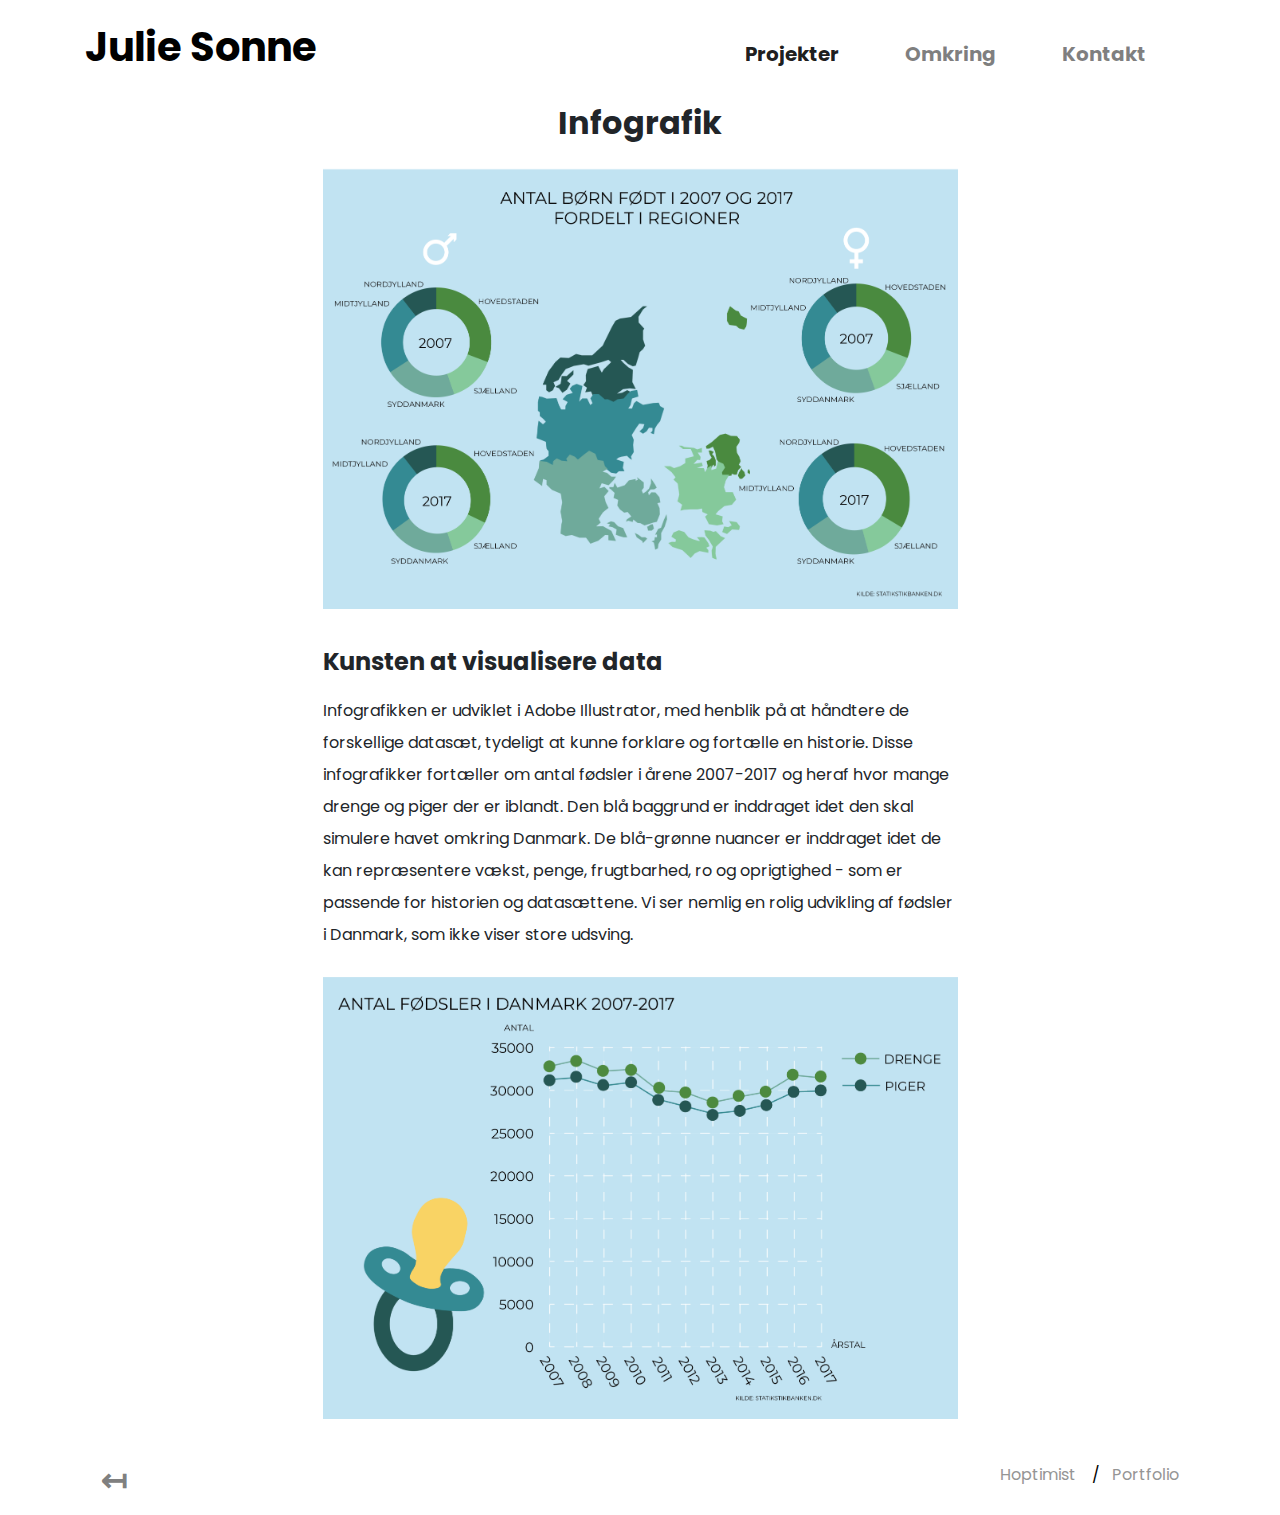
<file: pages/infografik.html>
<!doctype html>
<html lang="da">
  <head>
    <!-- Required meta tags -->
    <meta charset="utf-8">
    <meta name="viewport" content="width=device-width, initial-scale=1, shrink-to-fit=no">
	<meta name="description" content="Content producer. Portfolio. Projekter. ">
	<meta name="keywords" content="forløb, udvikling, portfolio">
	<meta name="author" content="Julie Sonne">

    <!-- Bootstrap CSS -->
    <link rel="stylesheet" href="https://stackpath.bootstrapcdn.com/bootstrap/4.3.1/css/bootstrap.min.css" integrity="sha384-ggOyR0iXCbMQv3Xipma34MD+dH/1fQ784/j6cY/iJTQUOhcWr7x9JvoRxT2MZw1T" crossorigin="anonymous">
	<!--CSS stylesheet-->
	<link rel="stylesheet" href="../styles/styles.css">
	<!--Google fonts-->
	<link href="https://fonts.googleapis.com/css?family=Poppins&display=swap" rel="stylesheet">

    <title>Portfolio | Julie Sonne</title>
  </head>
  <body>
	<!--Container-->
	<div class="container">
	<!--Navigation-->
	<div class="row">
		<div class="col-12 col-md-3 col-lg-3 justify-content-center navPlacering">
			<a href="../index.html" class="logo">
				<h1>Julie Sonne</h1>
			</a>
		</div>
		<div class="col-9 navPlacering">
			<nav class="navbar navbar-expand-sm navbar-expand-md navbar-expand-lg navbar-light">
			  	<button class="navbar-toggler" type="button" data-toggle="collapse" data-target="#navbarNavDropdown" aria-controls="navbarNavDropdown" aria-expanded="false" aria-label="Toggle navigation"> 
				  	<span class="navbar-toggler-icon"></span>
			  	</button>
			  	<div class="collapse navbar-collapse justify-content-end" id="navbarNavDropdown">
					<ul class="navbar-nav navLinks">
				  	<li class="nav-item"> <a class="nav-link active"  href="../index.html">Projekter</a></li>
				  	<li class="nav-item"> <a class="nav-link" href="omkring.html">Omkring</a></li>
				  	<li class="nav-item"> <a class="nav-link" href="kontakt.html">Kontakt</a></li>
					</ul>
			  	</div>
			</nav>
		</div>
	</div>
	
	<!--Content-->
	<div class="row justify-content-center">
		<div class="col-md-7 col-lg-7 projektBilleder">
			<h2 class="text-center skub">Infografik</h2>
			<img src="../images/infografik/info2.png" alt="infografik - fødsler">
			<h4 class="skub2">Kunsten at visualisere data</h4>
			<p class="skub">Infografikken er udviklet i Adobe Illustrator, med henblik på at håndtere de forskellige datasæt, tydeligt at kunne forklare og fortælle en historie. Disse infografikker fortæller om antal fødsler i årene 2007-2017 og heraf hvor mange drenge og piger der er iblandt. Den blå baggrund er inddraget idet den skal simulere havet omkring Danmark. De blå-grønne nuancer er inddraget idet de kan repræsentere vækst, penge, frugtbarhed, ro og oprigtighed - som er passende for historien og datasættene. Vi ser nemlig en rolig udvikling af fødsler i Danmark, som ikke viser store udsving. </p>
			<img src="../images/infografik/info3.png" alt="infografik - fødsler">
		</div>
	</div>

	<!--Breadcrumbs-->
	<div class="row">
		<div class="col-5 text-left skub">
			<a href="../index.html" class="nav-link tilbage"><h2>&#8612;</h2></a>
		</div>
		<div class="col-7 text-right skub d-none d-sm-block d-sm-none d-md-block">
			<ul class="breadcrumb">
  				<li><a href="hoptimist.html">Hoptimist &nbsp;</a></li>
 			 	<li><a href="portfolio.html">Portfolio</a></li>
			</ul>
		</div>
	</div>
	
	<!--Container slut-->
	</div>
    <!-- Optional JavaScript -->
    <!-- jQuery first, then Popper.js, then Bootstrap JS -->
    <script src="https://code.jquery.com/jquery-3.3.1.slim.min.js" integrity="sha384-q8i/X+965DzO0rT7abK41JStQIAqVgRVzpbzo5smXKp4YfRvH+8abtTE1Pi6jizo" crossorigin="anonymous"></script>
    <script src="https://cdnjs.cloudflare.com/ajax/libs/popper.js/1.14.7/umd/popper.min.js" integrity="sha384-UO2eT0CpHqdSJQ6hJty5KVphtPhzWj9WO1clHTMGa3JDZwrnQq4sF86dIHNDz0W1" crossorigin="anonymous"></script>
    <script src="https://stackpath.bootstrapcdn.com/bootstrap/4.3.1/js/bootstrap.min.js" integrity="sha384-JjSmVgyd0p3pXB1rRibZUAYoIIy6OrQ6VrjIEaFf/nJGzIxFDsf4x0xIM+B07jRM" crossorigin="anonymous"></script>
  </body>
</html>
</file>
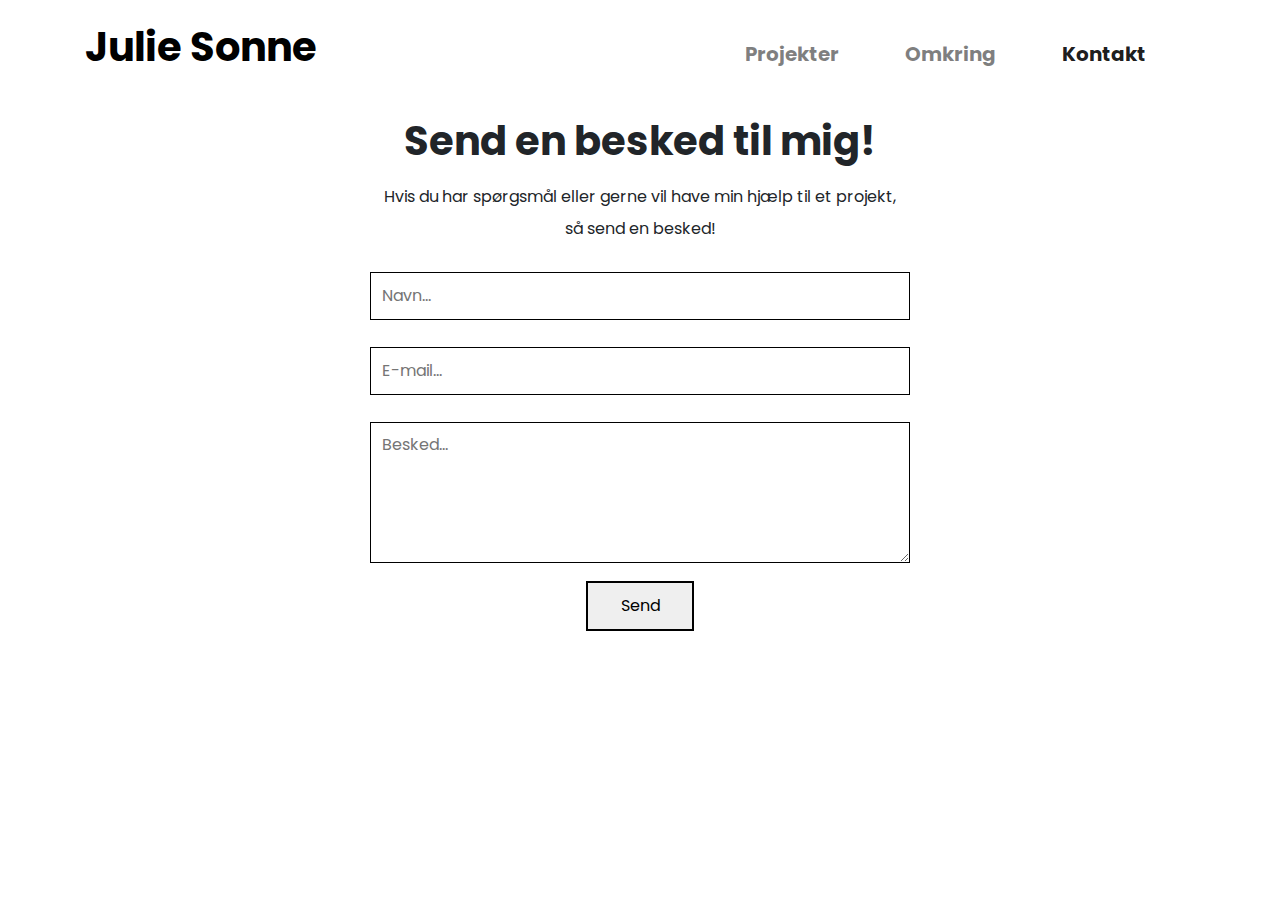
<file: pages/kontakt.html>
<!doctype html>
<html lang="en">
  <head>
    <!-- Required meta tags -->
    <meta charset="utf-8">
    <meta name="viewport" content="width=device-width, initial-scale=1, shrink-to-fit=no">
	<meta name="description" content="Content producer. Portfolio. Projekter. ">
	<meta name="keywords" content="forløb, udvikling, portfolio">
	<meta name="author" content="Julie Sonne">
    <!-- Bootstrap CSS -->
    <link rel="stylesheet" href="https://stackpath.bootstrapcdn.com/bootstrap/4.3.1/css/bootstrap.min.css" integrity="sha384-ggOyR0iXCbMQv3Xipma34MD+dH/1fQ784/j6cY/iJTQUOhcWr7x9JvoRxT2MZw1T" crossorigin="anonymous">
	<!--CSS stylesheet-->
	<link rel="stylesheet" href="../styles/styles.css">
	<!--Google fonts-->
	<link href="https://fonts.googleapis.com/css?family=Poppins&display=swap" rel="stylesheet">

    <title>Julie Sonne</title>
  </head>
  <body>
	<!--Container-->
	<div class="container">
	<!--Navigation-->
	<div class="row">
		<div class="col-12 col-md-3 col-lg-3 justify-content-center navPlacering">
			<a href="../index.html" class="logo">
				<h1>Julie Sonne</h1>
			</a>
		</div>
		<div class="col-9 navPlacering">
			<nav class="navbar navbar-expand-sm navbar-expand-md navbar-expand-lg navbar-light">
			  	<button class="navbar-toggler" type="button" data-toggle="collapse" data-target="#navbarNavDropdown" aria-controls="navbarNavDropdown" aria-expanded="false" aria-label="Toggle navigation"> 
				  	<span class="navbar-toggler-icon"></span>
			  	</button>
			  	<div class="collapse navbar-collapse justify-content-end" id="navbarNavDropdown">
					<ul class="navbar-nav navLinks">
				  	<li class="nav-item"> <a class="nav-link"  href="../index.html">Projekter</a></li>
				  	<li class="nav-item"> <a class="nav-link" href="omkring.html">Omkring</a></li>
				  	<li class="nav-item"> <a class="nav-link active" href="#">Kontakt</a></li>
					</ul>
			  	</div>
			</nav>
		</div>
	</div>
	
	<!--Content-->
	<div class="row justify-content-center">
		<div class="col-11 col-md-6 col-lg-6">
			<h1 class="skub2 text-center">Send en besked til mig!</h1>
			<p class="skub text-center">Hvis du har spørgsmål eller gerne vil have min hjælp til et projekt, <br> så send en besked!</p>
			 <form action="mailto:jasonne@live.dk" method="post" enctype="text/plain">
        			<input type="text" name="name" placeholder="Navn..."  required>
        			<input type="email" name="email" placeholder="E-mail..." required> 
        			<textarea name="comment" placeholder="Besked..."></textarea>
     				<div class="text-center"><input  type="submit" class="sendknap" value="Send"></div>
    		</form>
		</div>
	</div>
	<!--Container slut-->
	</div>
	  
    <!-- Optional JavaScript -->
    <!-- jQuery first, then Popper.js, then Bootstrap JS -->
    <script src="https://code.jquery.com/jquery-3.3.1.slim.min.js" integrity="sha384-q8i/X+965DzO0rT7abK41JStQIAqVgRVzpbzo5smXKp4YfRvH+8abtTE1Pi6jizo" crossorigin="anonymous"></script>
    <script src="https://cdnjs.cloudflare.com/ajax/libs/popper.js/1.14.7/umd/popper.min.js" integrity="sha384-UO2eT0CpHqdSJQ6hJty5KVphtPhzWj9WO1clHTMGa3JDZwrnQq4sF86dIHNDz0W1" crossorigin="anonymous"></script>
    <script src="https://stackpath.bootstrapcdn.com/bootstrap/4.3.1/js/bootstrap.min.js" integrity="sha384-JjSmVgyd0p3pXB1rRibZUAYoIIy6OrQ6VrjIEaFf/nJGzIxFDsf4x0xIM+B07jRM" crossorigin="anonymous"></script>
  </body>
</html>
</file>
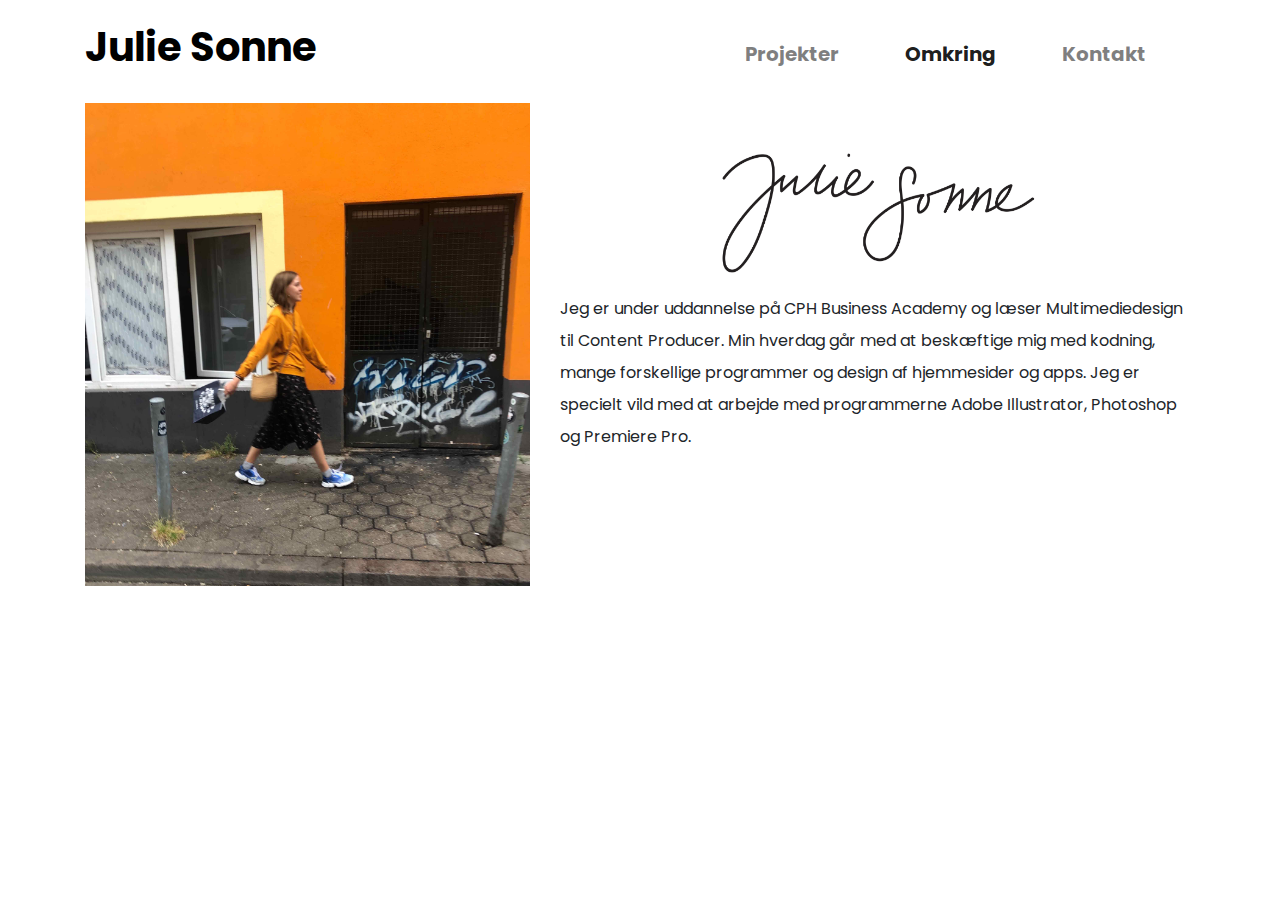
<file: pages/omkring.html>
<!doctype html>
<html lang="en">
  <head>
    <!-- Required meta tags -->
    <meta charset="utf-8">
    <meta name="viewport" content="width=device-width, initial-scale=1, shrink-to-fit=no">
	<meta name="description" content="Content producer. Portfolio. Projekter. ">
	<meta name="keywords" content="forløb, udvikling, portfolio">
	<meta name="author" content="Julie Sonne">
    <!-- Bootstrap CSS -->
    <link rel="stylesheet" href="https://stackpath.bootstrapcdn.com/bootstrap/4.3.1/css/bootstrap.min.css" integrity="sha384-ggOyR0iXCbMQv3Xipma34MD+dH/1fQ784/j6cY/iJTQUOhcWr7x9JvoRxT2MZw1T" crossorigin="anonymous">
	<!--CSS stylesheet-->
	<link rel="stylesheet" href="../styles/styles.css">
	<!--Google fonts-->
	<link href="https://fonts.googleapis.com/css?family=Poppins&display=swap" rel="stylesheet">

    <title>Julie Sonne</title>
  </head>
  <body>
	<!--Container-->
	<div class="container">
	<!--Navigation-->
	<div class="row">
		<div class="col-12 col-md-3 col-lg-3 justify-content-center navPlacering">
			<a href="../index.html" class="logo">
				<h1>Julie Sonne</h1>
			</a>
		</div>
		<div class="col-9 navPlacering">
			<nav class="navbar navbar-expand-sm navbar-expand-md navbar-expand-lg navbar-light">
			  	<button class="navbar-toggler" type="button" data-toggle="collapse" data-target="#navbarNavDropdown" aria-controls="navbarNavDropdown" aria-expanded="false" aria-label="Toggle navigation"> 
				  	<span class="navbar-toggler-icon"></span>
			  	</button>
			  	<div class="collapse navbar-collapse justify-content-end" id="navbarNavDropdown">
					<ul class="navbar-nav navLinks">
				  	<li class="nav-item"> <a class="nav-link"  href="../index.html">Projekter</a></li>
				  	<li class="nav-item"> <a class="nav-link active" href="#">Omkring</a></li>
				  	<li class="nav-item"> <a class="nav-link" href="kontakt.html">Kontakt</a></li>
					</ul>
			  	</div>
			</nav>
		</div>
	</div>
	
	<!--Content-->
	<div>
		<div class="row justify-content-center">
			<div class="col-11 col-md-5 col-lg-5 projektBilleder">
				<img src="../images/omkring/omkring.jpg" alt="tekst">
			</div>
			<div class="col-11 col-md-7 col-lg-7 skub3 name">
				<img src="../images/omkring/name.png" class="rounded mx-auto d-block" alt="mit navn - Julie Sonne">
				<p class="skub">Jeg er under uddannelse på CPH Business Academy og læser Multimediedesign til Content Producer. Min hverdag går med at beskæftige mig med kodning, mange forskellige programmer og design af hjemmesider og apps. Jeg er specielt vild med at arbejde med programmerne Adobe Illustrator, Photoshop og Premiere Pro.  
				</p>
			</div>
		</div>
	</div>
	<!--Container slut-->
	</div>
    <!-- Optional JavaScript -->
    <!-- jQuery first, then Popper.js, then Bootstrap JS -->
    <script src="https://code.jquery.com/jquery-3.3.1.slim.min.js" integrity="sha384-q8i/X+965DzO0rT7abK41JStQIAqVgRVzpbzo5smXKp4YfRvH+8abtTE1Pi6jizo" crossorigin="anonymous"></script>
    <script src="https://cdnjs.cloudflare.com/ajax/libs/popper.js/1.14.7/umd/popper.min.js" integrity="sha384-UO2eT0CpHqdSJQ6hJty5KVphtPhzWj9WO1clHTMGa3JDZwrnQq4sF86dIHNDz0W1" crossorigin="anonymous"></script>
    <script src="https://stackpath.bootstrapcdn.com/bootstrap/4.3.1/js/bootstrap.min.js" integrity="sha384-JjSmVgyd0p3pXB1rRibZUAYoIIy6OrQ6VrjIEaFf/nJGzIxFDsf4x0xIM+B07jRM" crossorigin="anonymous"></script>
  </body>
</html>
</file>
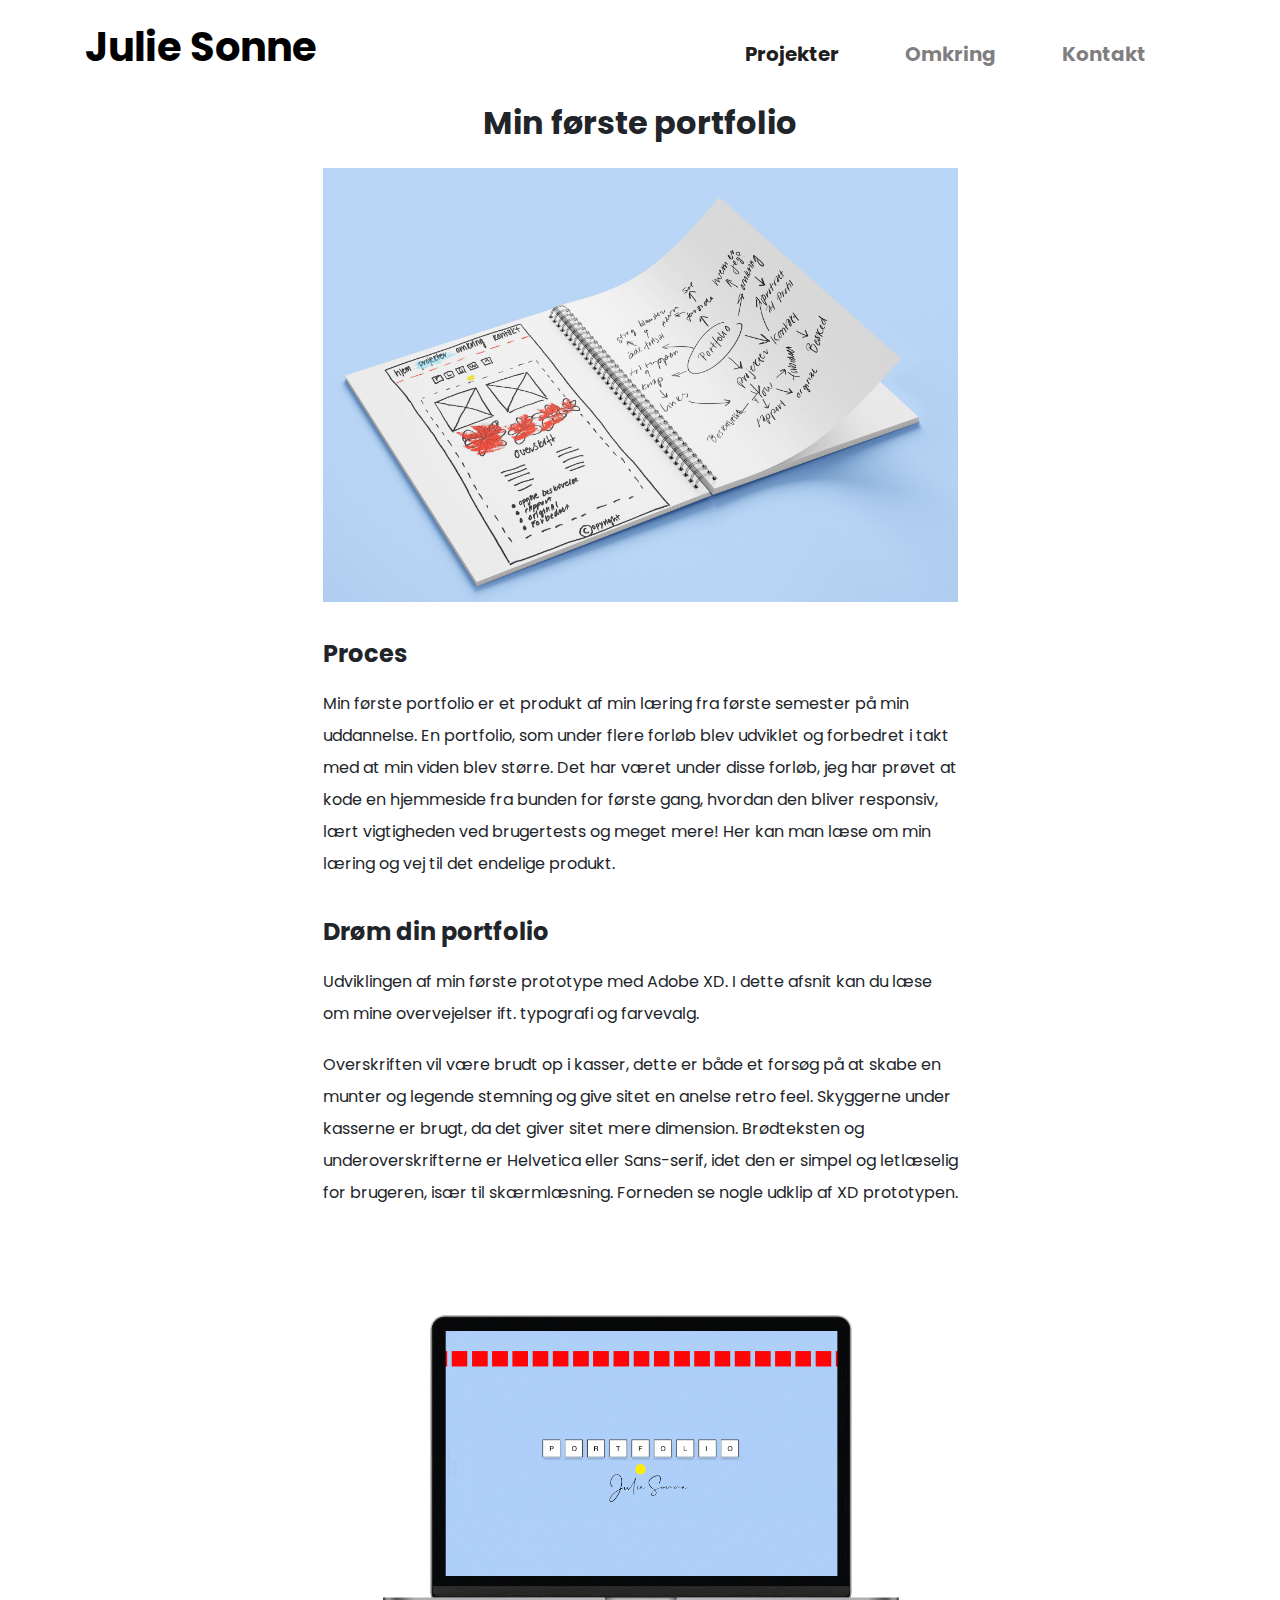
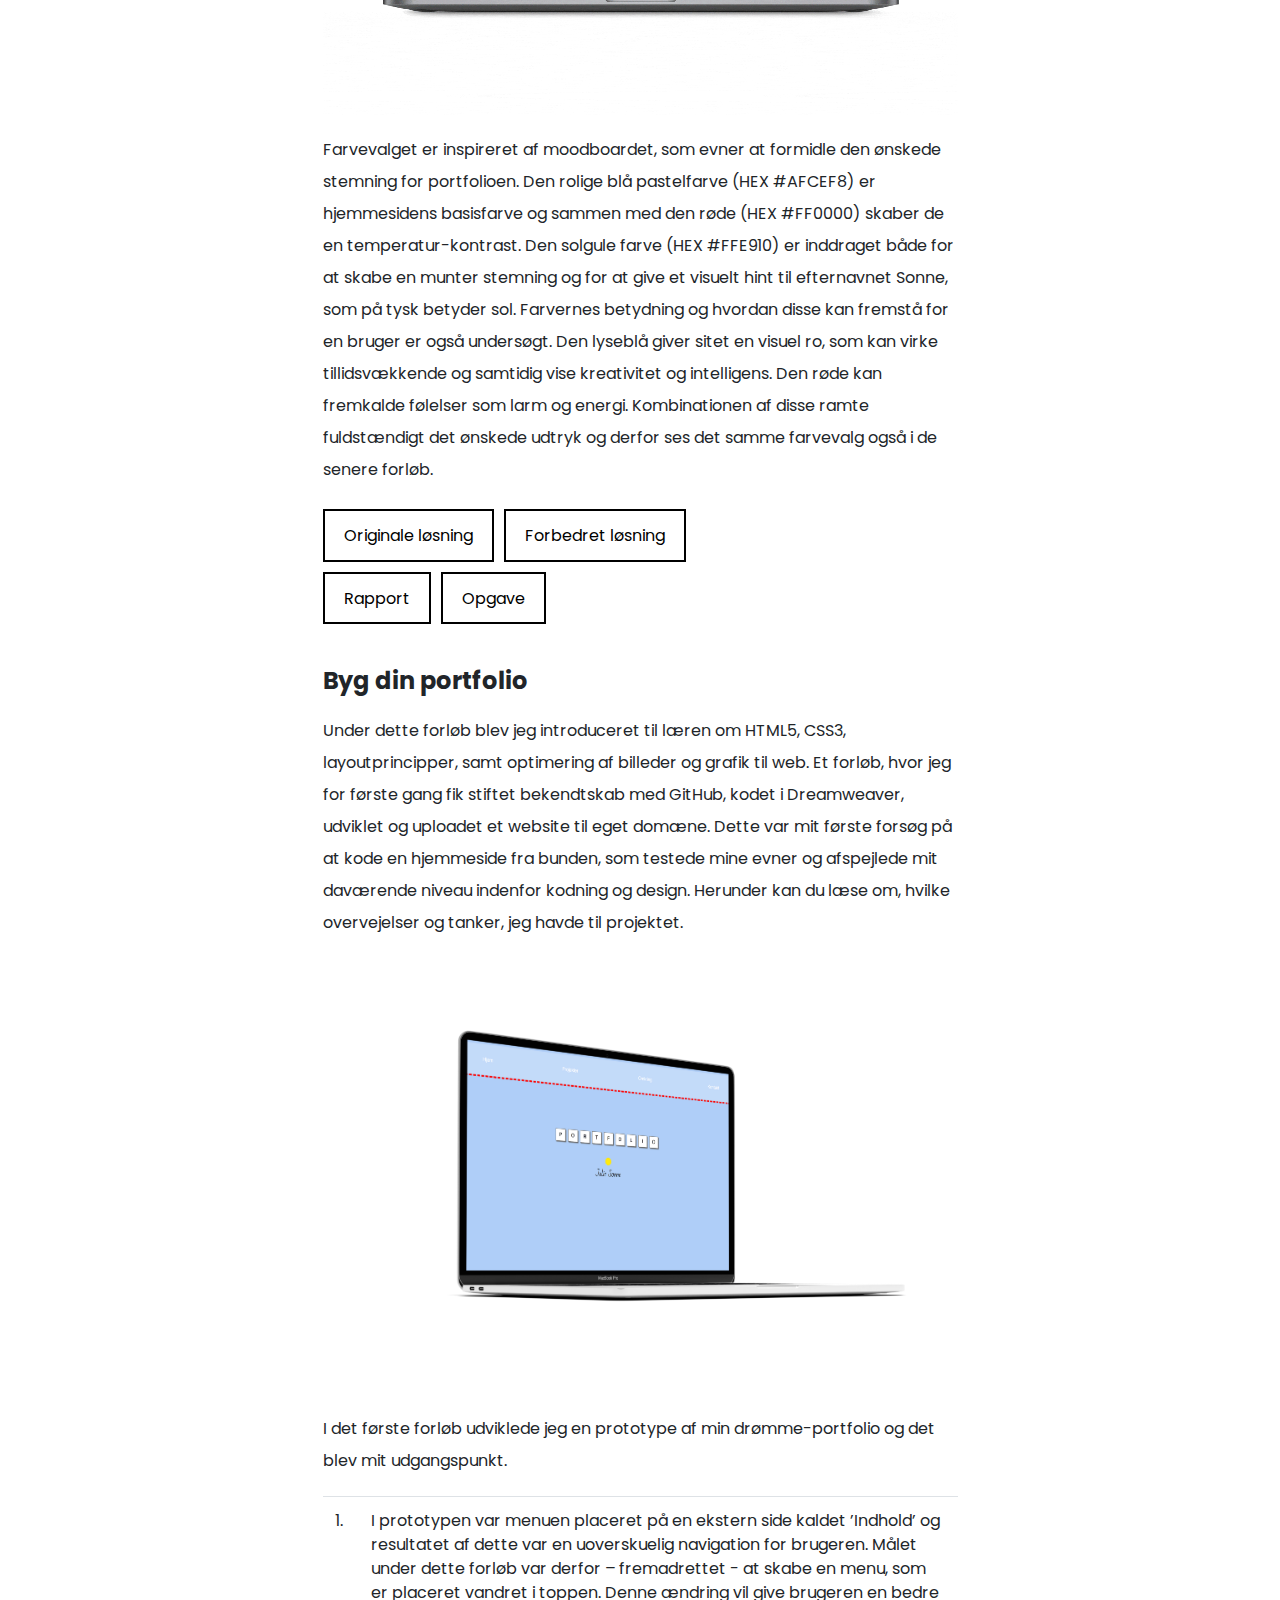
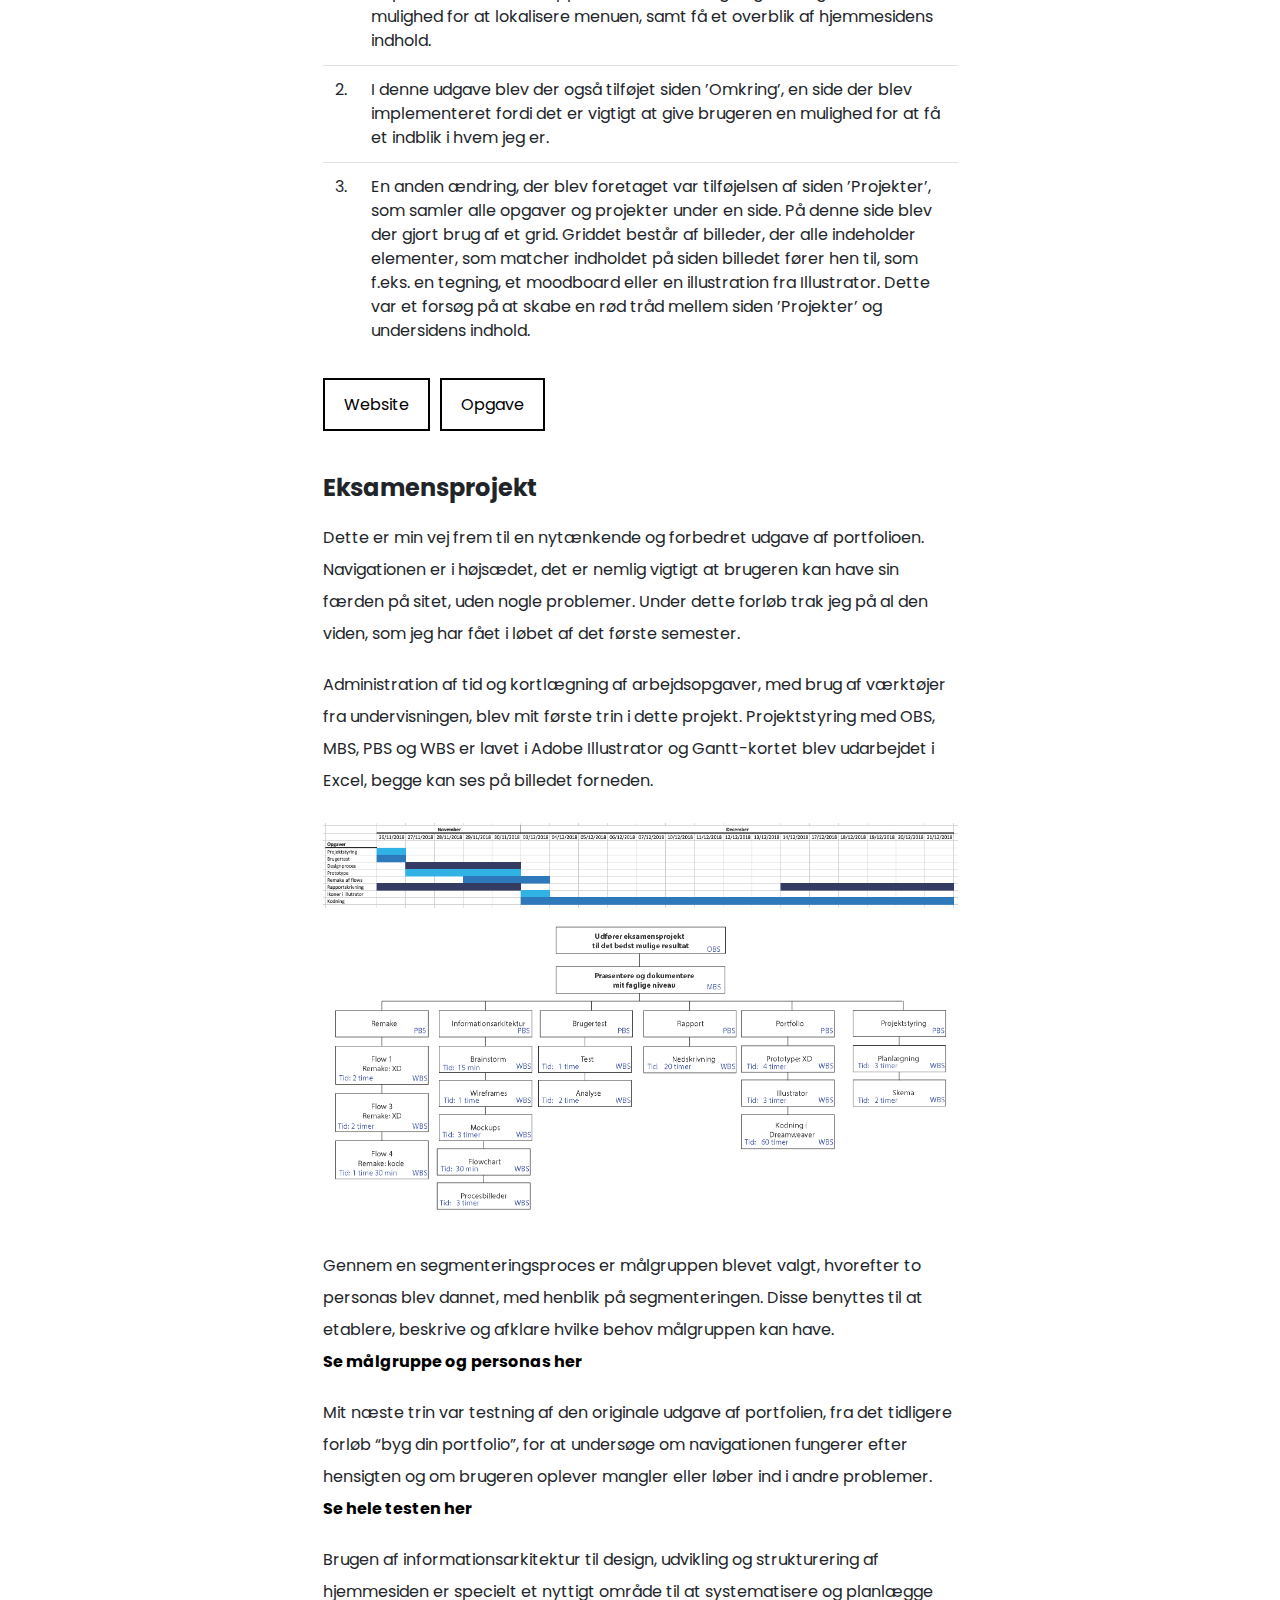
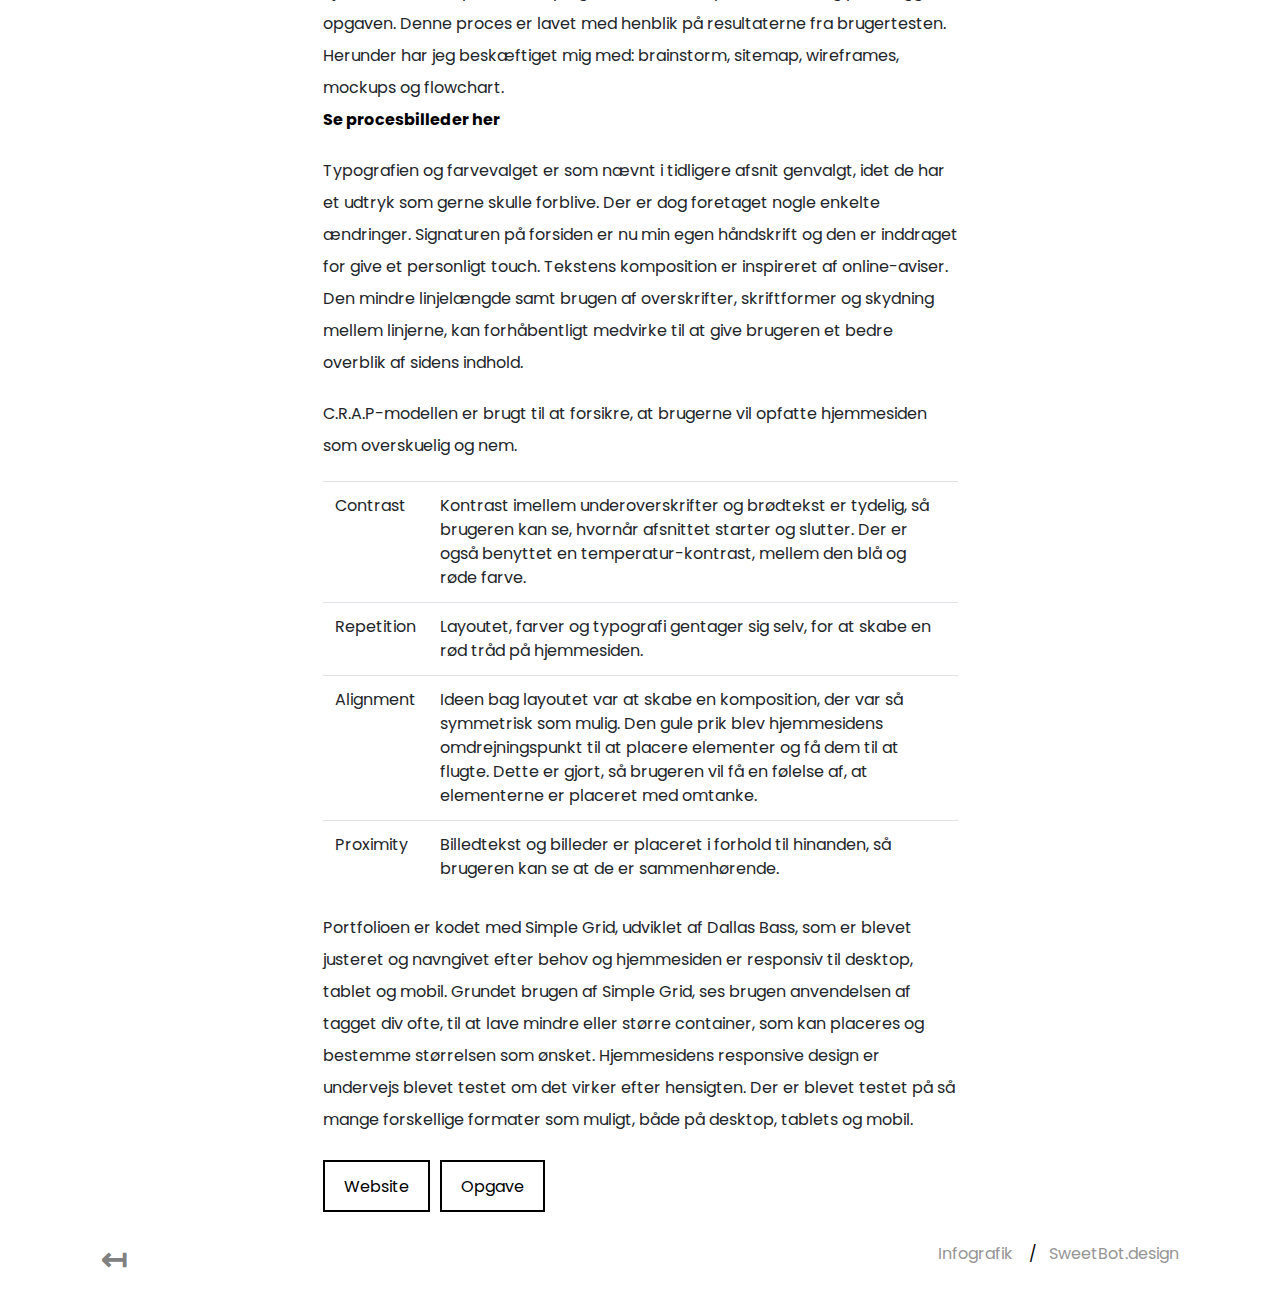
<file: pages/portfolio.html>
<!doctype html>
<html lang="da">
<head>
<!-- Required meta tags -->
<meta charset="utf-8">
<meta name="viewport" content="width=device-width, initial-scale=1, shrink-to-fit=no">
<meta name="description" content="Content producer. Portfolio. Projekter. Julie Sonne.">
<meta name="keywords" content="forløb, udvikling, portfolio">
<meta name="author" content="Julie Sonne">

<!-- Bootstrap CSS -->
<link rel="stylesheet" href="https://stackpath.bootstrapcdn.com/bootstrap/4.3.1/css/bootstrap.min.css" integrity="sha384-ggOyR0iXCbMQv3Xipma34MD+dH/1fQ784/j6cY/iJTQUOhcWr7x9JvoRxT2MZw1T" crossorigin="anonymous">
<!--CSS stylesheet-->
<link rel="stylesheet" href="../styles/styles.css">
<!--Google fonts-->
<link href="https://fonts.googleapis.com/css?family=Poppins&display=swap" rel="stylesheet">
<title>Portfolio | Julie Sonne</title>
</head>
<body>
<!--Container-->
<div class="container"> 
  <!--Navigation-->
  <div class="row">
    <div class="col-12 col-md-3 col-lg-3 justify-content-center navPlacering"> <a href="../index.html" class="logo">
      <h1>Julie Sonne</h1>
      </a> </div>
    <div class="col-9 navPlacering">
      <nav class="navbar navbar-expand-sm navbar-expand-md navbar-expand-lg navbar-light">
        <button class="navbar-toggler" type="button" data-toggle="collapse" data-target="#navbarNavDropdown" aria-controls="navbarNavDropdown" aria-expanded="false" aria-label="Toggle navigation"> <span class="navbar-toggler-icon"></span> </button>
        <div class="collapse navbar-collapse justify-content-end" id="navbarNavDropdown">
          <ul class="navbar-nav navLinks">
            <li class="nav-item"> <a class="nav-link active"  href="../index.html">Projekter</a></li>
            <li class="nav-item"> <a class="nav-link" href="omkring.html">Omkring</a></li>
            <li class="nav-item"> <a class="nav-link" href="kontakt.html">Kontakt</a></li>
          </ul>
        </div>
      </nav>
    </div>
  </div>
  
  <!--Content-->
  <div class="row justify-content-center">
    <div class="col-md-7 col-lg-7 projektBilleder">
      <h2 class="text-center skub">Min første portfolio</h2>
      <img src="../images/portfolio/sketch.jpg" alt="brainstorm og mockups fra projekt">
      <h4 class="skub2">Proces</h4>
      <p class="skub">Min første portfolio er et produkt af min læring fra første semester på min uddannelse. En portfolio, som under flere forløb blev udviklet og forbedret i takt med at min viden blev større. Det har været under disse forløb, jeg har prøvet at kode en hjemmeside fra bunden for første gang, hvordan den bliver responsiv,  lært vigtigheden ved brugertests og meget mere!  Her kan man læse om min læring og vej til det endelige produkt. </p>
      <h4 class="skub2">Drøm din portfolio</h4>
      <p class="skub">Udviklingen af min første prototype med Adobe XD. I dette afsnit kan du læse om mine overvejelser ift. typografi og farvevalg.</p>
      <p class="skub">Overskriften vil være brudt op i kasser, dette er både et forsøg på at skabe en munter og legende stemning og give sitet en anelse retro feel. Skyggerne under kasserne er brugt, da det giver sitet mere dimension.  Brødteksten og underoverskrifterne er Helvetica eller Sans-serif, idet den er simpel og letlæselig for brugeren, især til skærmlæsning. 
        Forneden se nogle udklip af XD prototypen. </p>
      <img src="../images/portfolio/drom.gif" class="skub" alt="XD prototype">
      <p class="skub">Farvevalget er inspireret af moodboardet, som evner at formidle den ønskede stemning for portfolioen. Den rolige blå pastelfarve (HEX #AFCEF8) er hjemmesidens basisfarve og  sammen med den røde (HEX #FF0000) skaber de en temperatur-kontrast.
        Den solgule farve (HEX #FFE910) er inddraget både for at skabe en munter stemning og for at give et visuelt hint til efternavnet Sonne, som på tysk betyder sol.  
        Farvernes betydning og hvordan disse kan fremstå for en bruger er også undersøgt. Den lyseblå giver sitet en visuel ro, som kan virke tillidsvækkende og samtidig vise kreativitet og intelligens. Den røde kan fremkalde følelser som larm og energi. Kombinationen af disse ramte fuldstændigt det ønskede udtryk og derfor ses det samme farvevalg også i de senere forløb.</p>
    </div>
  </div>
  <!--Knapper-->
  <div class="row justify-content-center">
    <div class="col-md-7 col-lg-7 projektBilleder">
      <div class="knap skub2"> <a href="https://xd.adobe.com/view/e40a6732-9f90-44ce-41f5-6a78a64c9a63-923b/?fullscreen" target="_blank">Originale løsning</a> <a href="https://xd.adobe.com/view/2672d5e0-1ded-4f29-70e8-e424faad407e-5043/screen/03568733-3781-4a16-865d-0a16337780ea/Web-1920-9?fullscreen" target="_blank">Forbedret løsning</a> </div>
    </div>
  </div>
  <div class="row justify-content-center">
    <div class="col-md-7 col-lg-7 projektBilleder">
      <div class="knap skub2"> <a href="https://adobe.ly/2H1m6i1" class="skub-md" target="_blank">Rapport</a> <a href="https://adobe.ly/2KEoVGI" target="_blank">Opgave</a> </div>
    </div>
  </div>
  <div class="row justify-content-center">
    <div class="col-md-7 col-lg-7 projektBilleder">
      <h4 class="skub4">Byg din portfolio</h4>
      <p class="skub">Under dette forløb blev jeg introduceret til læren om HTML5, CSS3, layoutprincipper, samt optimering af billeder og grafik til web. Et forløb, hvor jeg for første gang fik stiftet bekendtskab med GitHub, kodet i Dreamweaver, udviklet og uploadet et website til eget domæne. Dette var mit første forsøg på at kode en hjemmeside fra bunden, som testede mine evner og afspejlede mit daværende niveau indenfor kodning og design. 
        Herunder kan du læse om, hvilke overvejelser og tanker, jeg havde til projektet. </p>
      <img src="../images/portfolio/byg.png" alt="Portfolio mockup">
      <p class="skub">I det første forløb udviklede jeg en prototype af min drømme-portfolio og det blev mit udgangspunkt.</p>
      <table class="table skub">
        <tbody>
          <tr>
            <td>1.</td>
            <td>I prototypen var menuen placeret på en ekstern side kaldet ’Indhold’ og resultatet af dette var en uoverskuelig navigation for brugeren. Målet under dette forløb var derfor – fremadrettet - at skabe en menu, som er placeret vandret i toppen. Denne ændring vil give brugeren en bedre mulighed for at lokalisere menuen, samt få et overblik af hjemmesidens indhold. </td>
          </tr>
          <tr>
            <td>2.</td>
            <td>I denne udgave blev der også tilføjet siden ’Omkring’, en side der blev implementeret fordi det er vigtigt at give brugeren en mulighed for at få et indblik i hvem jeg er. </td>
          </tr>
          <tr>
            <td>3.</td>
            <td>En anden ændring, der blev foretaget var tilføjelsen af siden ’Projekter’, som samler alle opgaver og projekter under en side. På denne side blev der gjort brug af et grid. Griddet består af billeder, der alle indeholder elementer, som matcher indholdet på siden billedet fører hen til, som f.eks. en tegning, et moodboard eller en illustration fra Illustrator. Dette var et forsøg på at skabe en rød tråd mellem siden ’Projekter’ og undersidens indhold. </td>
          </tr>
        </tbody>
      </table>
        <!--Knapper-->
      <div class="knap skub2"> <a href="http://juliesonne.dk/portfolio-version-one/index.html" target="_blank">Website</a> <a href="https://adobe.ly/2KELRWq" target="_blank">Opgave</a> </div>
    </div>
  </div>
  <div class="row justify-content-center">
    <div class="col-md-7 col-lg-7 projektBilleder">
      <h4 class="skub4">Eksamensprojekt</h4>
      <p class="skub">Dette er min vej frem til en nytænkende og forbedret udgave af portfolioen. Navigationen er i højsædet, det er nemlig vigtigt at brugeren kan have sin færden på sitet, uden nogle problemer. Under dette forløb trak jeg på al den viden, som jeg har fået i løbet af det første semester.</p>
      <p class="skub">Administration af tid og kortlægning af arbejdsopgaver, med brug af værktøjer fra undervisningen, blev mit første trin i dette projekt. Projektstyring med OBS, MBS, PBS og WBS er lavet i Adobe Illustrator og Gantt-kortet blev udarbejdet i Excel, begge kan ses på billedet forneden.</p>
      <img src="../images/portfolio/portfolioversion2_ganttkort.png" alt="Projektplanlægning">
      <p class="skub tekstLinks">Gennem en segmenteringsproces er målgruppen blevet valgt, hvorefter to personas blev dannet, med henblik på segmenteringen. Disse benyttes til at etablere, beskrive og afklare hvilke behov målgruppen kan have. <br>
        <a target="_blank" href="http://juliesonne.dk/portfolio-version-two/pdf/maalgruppe_versiontwo.pdf">Se målgruppe og personas her</a></p>
      <p class="skub tekstLinks">Mit næste trin var testning af den originale udgave af portfolien, fra det tidligere forløb “byg din portfolio”, for at undersøge om navigationen fungerer efter hensigten og om brugeren oplever mangler eller løber ind i andre problemer.<br>
        <a target="_blank" href="http://juliesonne.dk/portfolio-version-two/pdf/portfolio_brugertest.pdf">Se hele testen her</a></p>
      <p class="skub tekstLinks">Brugen af informationsarkitektur til design, udvikling og strukturering af hjemmesiden er specielt et nyttigt område til at systematisere og planlægge opgaven. Denne proces er lavet med henblik på resultaterne fra brugertesten. Herunder har jeg beskæftiget mig med: brainstorm, sitemap, wireframes, mockups og flowchart.<br>
        <a target="_blank" href="http://juliesonne.dk/portfolio-version-two/pdf/procesbillederportfolio.pdf">Se procesbilleder her</a></p>
      <p class="skub">Typografien og farvevalget er som nævnt i tidligere afsnit genvalgt, idet de har et udtryk som gerne skulle forblive. Der er dog foretaget nogle enkelte ændringer. Signaturen på forsiden er nu min egen håndskrift og den er inddraget for give et personligt touch. Tekstens komposition er inspireret af online-aviser. Den mindre linjelængde samt brugen af overskrifter, skriftformer og skydning mellem linjerne, kan forhåbentligt medvirke til at give brugeren et bedre overblik af sidens indhold.</p>
      <p class="skub">C.R.A.P-modellen er brugt til at forsikre, at brugerne vil opfatte hjemmesiden som overskuelig og nem.</p>
    </div>
  </div>
  <div class="row justify-content-center">
    <div class="col-md-7 col-lg-7">
      <table class="table skub">
        <tbody>
          <tr>
            <td>Contrast</td>
            <td>Kontrast imellem underoverskrifter og brødtekst er tydelig, så brugeren kan se, hvornår afsnittet starter og slutter. Der er også benyttet en temperatur-kontrast, mellem den blå og røde farve. </td>
          </tr>
          <tr>
            <td>Repetition</td>
            <td>Layoutet, farver og typografi gentager sig selv, for at skabe en rød tråd på hjemmesiden. </td>
          </tr>
          <tr>
            <td>Alignment</td>
            <td>Ideen bag layoutet var at skabe en komposition, der var så symmetrisk som mulig. Den gule prik blev hjemmesidens omdrejningspunkt til at placere elementer og få dem til at flugte. Dette er gjort, så brugeren vil få en følelse af, at elementerne er placeret med omtanke.</td>
          </tr>
          <tr>
            <td>Proximity</td>
            <td>Billedtekst og billeder er placeret i forhold til hinanden, så brugeren kan se at de er sammenhørende. </td>
          </tr>
        </tbody>
      </table>
      <p class="skub">Portfolioen er kodet med Simple Grid, udviklet af Dallas Bass, som er blevet justeret og navngivet efter behov og hjemmesiden er responsiv til desktop, tablet og mobil.
        Grundet brugen af Simple Grid, ses brugen anvendelsen af tagget div ofte, til at lave mindre eller større container, som kan placeres og bestemme størrelsen som ønsket. 
        Hjemmesidens responsive design er undervejs blevet testet om det virker efter hensigten. Der er blevet testet på så mange forskellige formater som muligt, både på desktop, tablets og mobil. </p>
      <!--Knapper-->
      <div class="knap skub2"> <a href="http://juliesonne.dk/portfolio-version-two/" target="_blank">Website</a> <a href="https://adobe.ly/2HyyPcr" target="_blank">Opgave</a> </div>
    </div>
  </div>
  <!--Breadcrumbs-->
  <div class="row">
    <div class="col-5 text-left skub"> <a href="../index.html" class="nav-link tilbage">
      <h2>&#8612;</h2>
      </a> </div>
    <div class="col-7 text-right skub d-none d-sm-block d-sm-none d-md-block">
      <ul class="breadcrumb">
        <li><a href="infografik.html">Infografik &nbsp;</a></li>
        <li><a href="sweetbot.html">SweetBot.design</a></li>
      </ul>
    </div>
  </div>
  
  <!--Container slut--> 
</div>
<!-- Optional JavaScript --> 
<!-- jQuery first, then Popper.js, then Bootstrap JS --> 
<script src="https://code.jquery.com/jquery-3.3.1.slim.min.js" integrity="sha384-q8i/X+965DzO0rT7abK41JStQIAqVgRVzpbzo5smXKp4YfRvH+8abtTE1Pi6jizo" crossorigin="anonymous"></script> 
<script src="https://cdnjs.cloudflare.com/ajax/libs/popper.js/1.14.7/umd/popper.min.js" integrity="sha384-UO2eT0CpHqdSJQ6hJty5KVphtPhzWj9WO1clHTMGa3JDZwrnQq4sF86dIHNDz0W1" crossorigin="anonymous"></script> 
<script src="https://stackpath.bootstrapcdn.com/bootstrap/4.3.1/js/bootstrap.min.js" integrity="sha384-JjSmVgyd0p3pXB1rRibZUAYoIIy6OrQ6VrjIEaFf/nJGzIxFDsf4x0xIM+B07jRM" crossorigin="anonymous"></script>
</body>
</html>
</file>
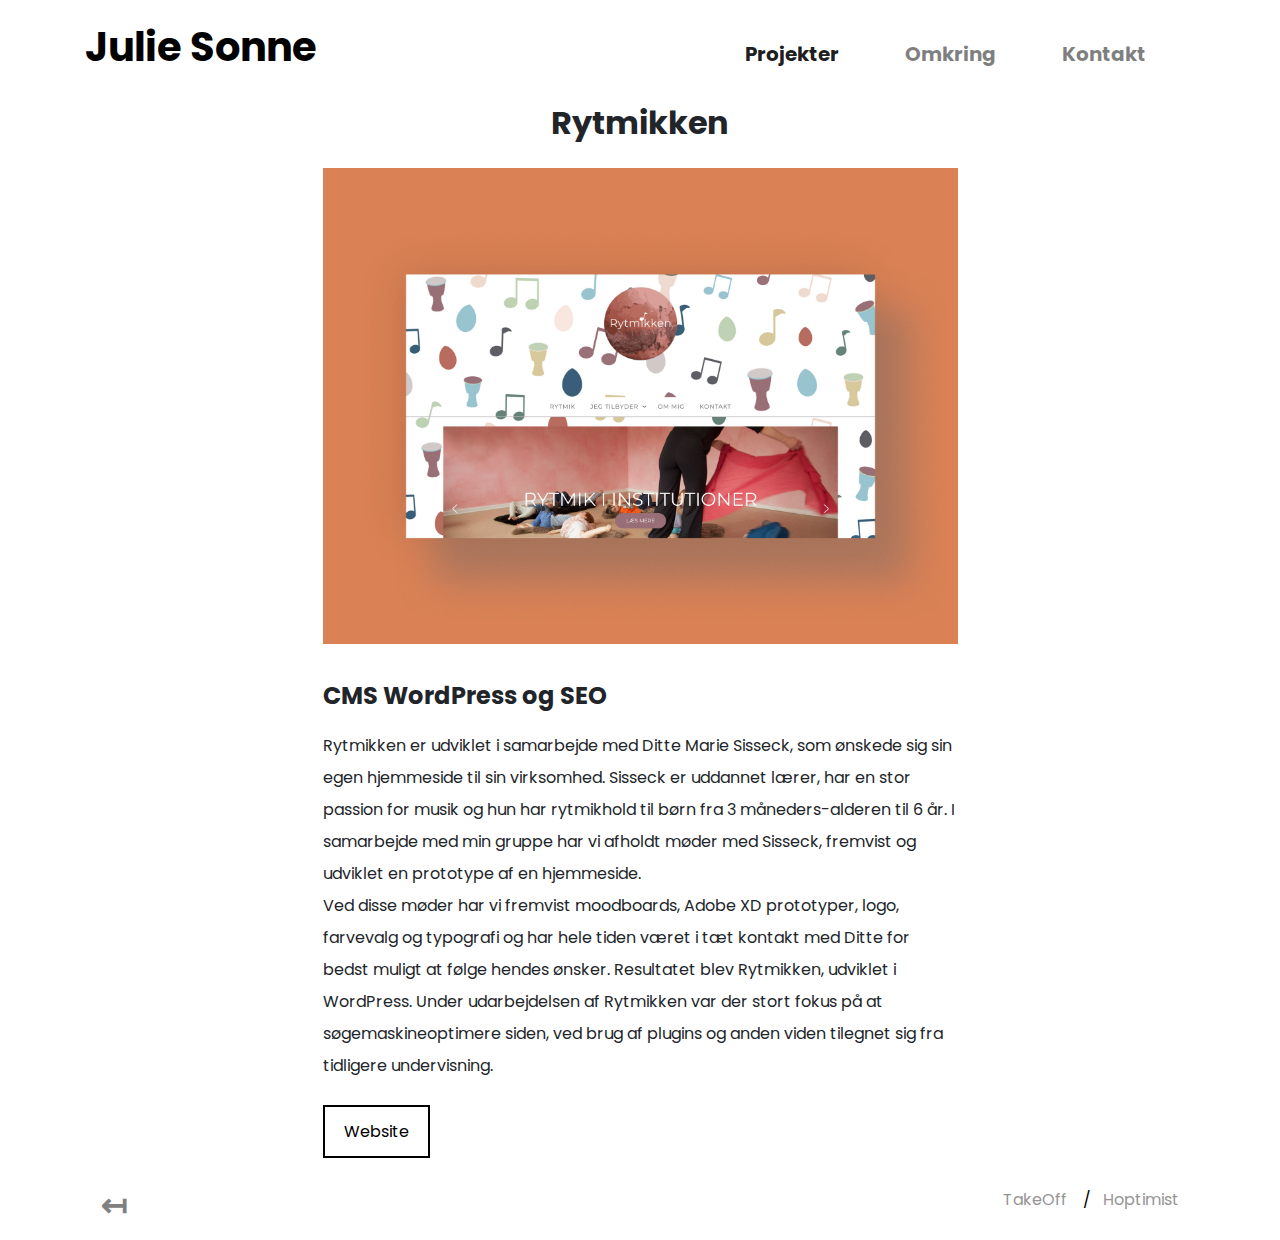
<file: pages/rytmikken.html>
<!doctype html>
<html lang="da">
  <head>
    <!-- Required meta tags -->
    <meta charset="utf-8">
    <meta name="viewport" content="width=device-width, initial-scale=1, shrink-to-fit=no">
	<meta name="description" content="Content producer. Portfolio. Projekter. ">
	<meta name="keywords" content="forløb, udvikling, portfolio">
	<meta name="author" content="Julie Sonne">

    <!-- Bootstrap CSS -->
    <link rel="stylesheet" href="https://stackpath.bootstrapcdn.com/bootstrap/4.3.1/css/bootstrap.min.css" integrity="sha384-ggOyR0iXCbMQv3Xipma34MD+dH/1fQ784/j6cY/iJTQUOhcWr7x9JvoRxT2MZw1T" crossorigin="anonymous">
	<!--CSS stylesheet-->
	<link rel="stylesheet" href="../styles/styles.css">
	<!--Google fonts-->
	<link href="https://fonts.googleapis.com/css?family=Poppins&display=swap" rel="stylesheet">

    <title>Portfolio | Julie Sonne</title>
  </head>
  <body>
	<!--Container-->
	<div class="container">
	<!--Navigation-->
	<div class="row">
		<div class="col-12 col-md-3 col-lg-3 justify-content-center navPlacering">
			<a href="../index.html" class="logo">
				<h1>Julie Sonne</h1>
			</a>
		</div>
		<div class="col-9 navPlacering">
			<nav class="navbar navbar-expand-sm navbar-expand-md navbar-expand-lg navbar-light">
			  	<button class="navbar-toggler" type="button" data-toggle="collapse" data-target="#navbarNavDropdown" aria-controls="navbarNavDropdown" aria-expanded="false" aria-label="Toggle navigation"> 
				  	<span class="navbar-toggler-icon"></span>
			  	</button>
			  	<div class="collapse navbar-collapse justify-content-end" id="navbarNavDropdown">
					<ul class="navbar-nav navLinks">
				  	<li class="nav-item"> <a class="nav-link active"  href="../index.html">Projekter</a></li>
				  	<li class="nav-item"> <a class="nav-link" href="omkring.html">Omkring</a></li>
				  	<li class="nav-item"> <a class="nav-link" href="kontakt.html">Kontakt</a></li>
					</ul>
			  	</div>
			</nav>
		</div>
	</div>
	
	<!--Content-->
	<div class="row justify-content-center">
		<div class="col-md-7 col-lg-7 projektBilleder">
			<h2 class="text-center skub">Rytmikken</h2>
			<img src="../images/rytmikken/rytmik2.jpg" alt="Screenshot af rytmikken">
			<h4 class="skub2">CMS WordPress og SEO</h4>
			<p class="skub">Rytmikken er udviklet i samarbejde med Ditte Marie Sisseck, som ønskede sig sin egen hjemmeside til sin virksomhed. Sisseck er uddannet lærer, har en stor passion for musik og hun har rytmikhold til børn fra 3 måneders-alderen til 6 år. I samarbejde med min gruppe har vi afholdt møder med Sisseck, fremvist og udviklet en prototype af en hjemmeside. 
			<br>Ved disse møder har vi fremvist moodboards, Adobe XD prototyper, logo, farvevalg og typografi og har hele tiden været i tæt kontakt med Ditte for bedst muligt at følge hendes ønsker. Resultatet blev Rytmikken, udviklet i WordPress. Under udarbejdelsen af Rytmikken var der stort fokus på at søgemaskineoptimere siden, ved brug af plugins og anden viden tilegnet sig fra tidligere undervisning.   
			</p>
	<!--Knapp-->
			<div class="knap skub2">
				<a href="http://cdue.dk/rytmikken/" target="_blank">Website</a>
			</div>
		</div>
	</div>

	<!--Breadcrumbs-->
	<div class="row">
		<div class="col-5 text-left skub">
			<a href="../index.html" class="nav-link tilbage"><h2>&#8612;</h2></a>
		</div>
		<div class="col-7 text-right skub d-none d-sm-block d-sm-none d-md-block">
			<ul class="breadcrumb">
  				<li><a href="takeoff.html">TakeOff &nbsp;</a></li>
 			 	<li><a href="hoptimist.html">Hoptimist</a></li>
			</ul>
		</div>
	</div>
	
	<!--Container slut-->
	</div>
    <!-- Optional JavaScript -->
    <!-- jQuery first, then Popper.js, then Bootstrap JS -->
    <script src="https://code.jquery.com/jquery-3.3.1.slim.min.js" integrity="sha384-q8i/X+965DzO0rT7abK41JStQIAqVgRVzpbzo5smXKp4YfRvH+8abtTE1Pi6jizo" crossorigin="anonymous"></script>
    <script src="https://cdnjs.cloudflare.com/ajax/libs/popper.js/1.14.7/umd/popper.min.js" integrity="sha384-UO2eT0CpHqdSJQ6hJty5KVphtPhzWj9WO1clHTMGa3JDZwrnQq4sF86dIHNDz0W1" crossorigin="anonymous"></script>
    <script src="https://stackpath.bootstrapcdn.com/bootstrap/4.3.1/js/bootstrap.min.js" integrity="sha384-JjSmVgyd0p3pXB1rRibZUAYoIIy6OrQ6VrjIEaFf/nJGzIxFDsf4x0xIM+B07jRM" crossorigin="anonymous"></script>
  </body>
</html>
</file>
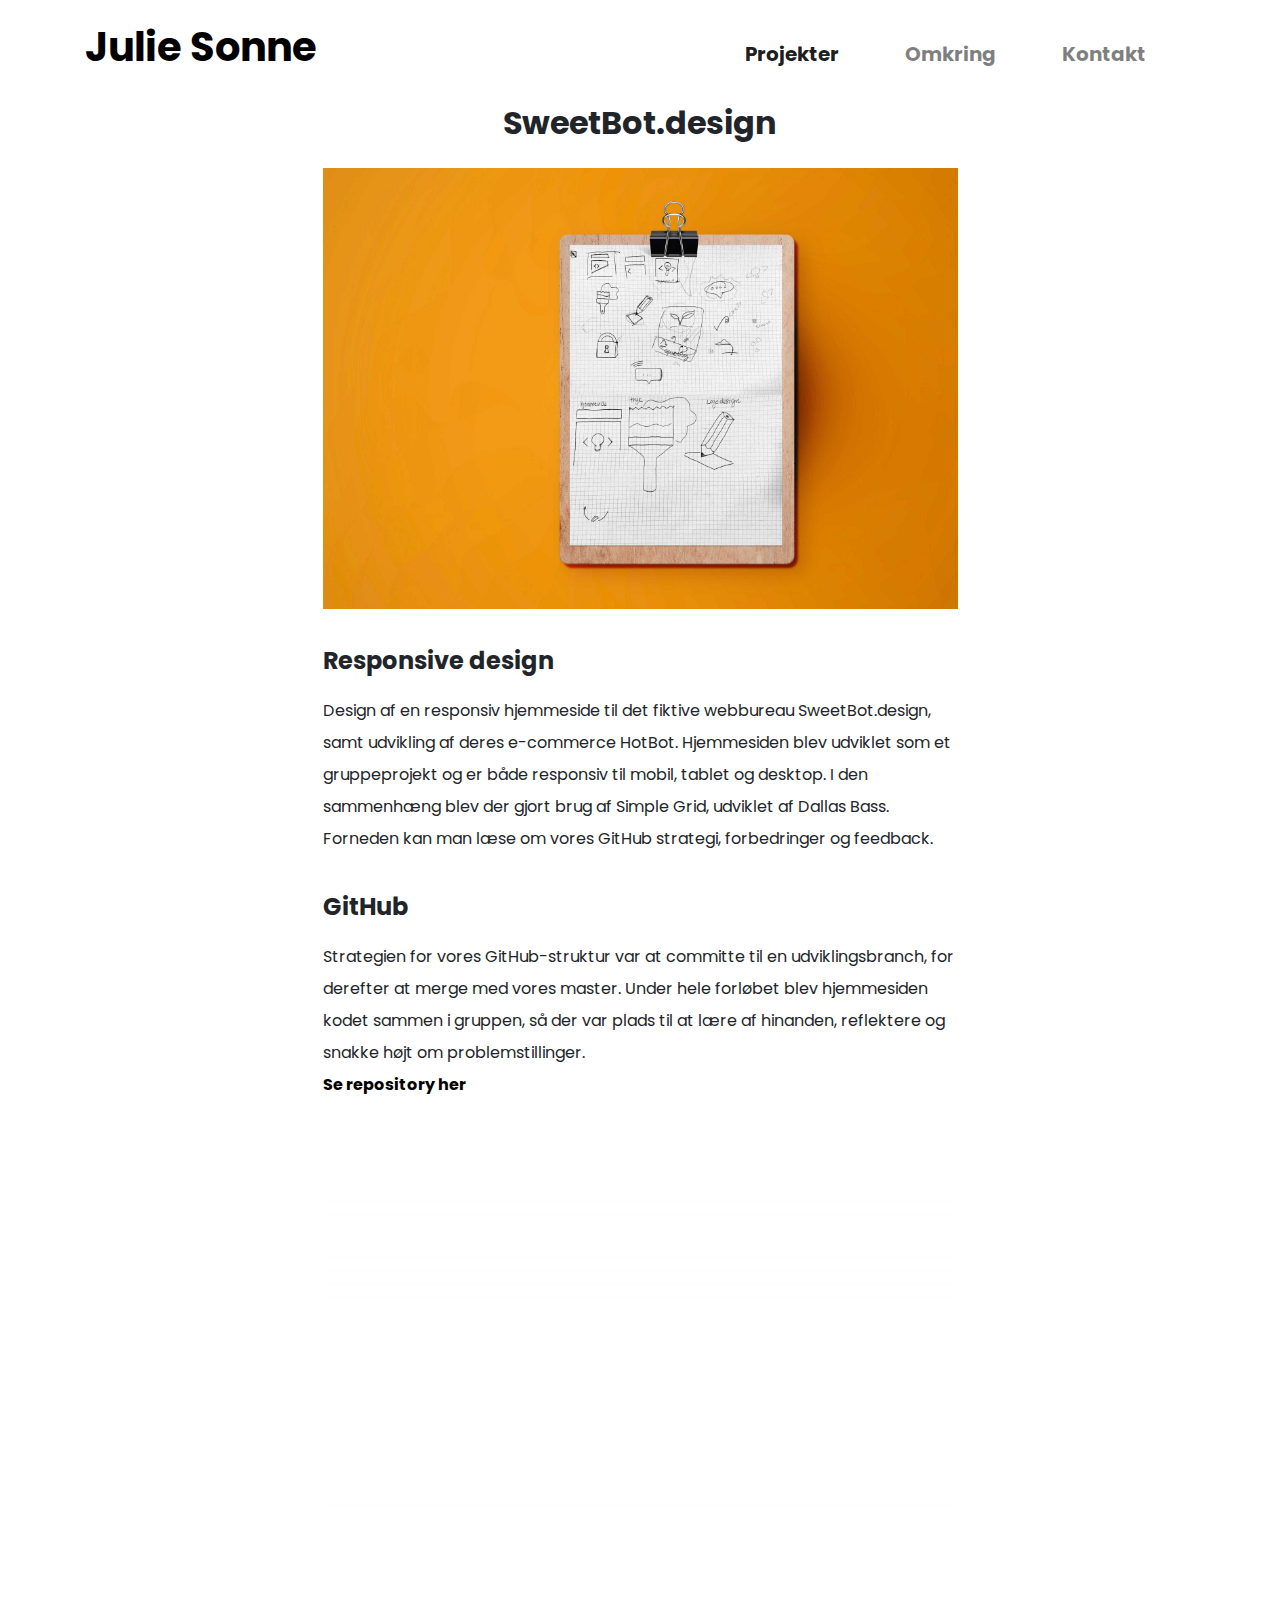
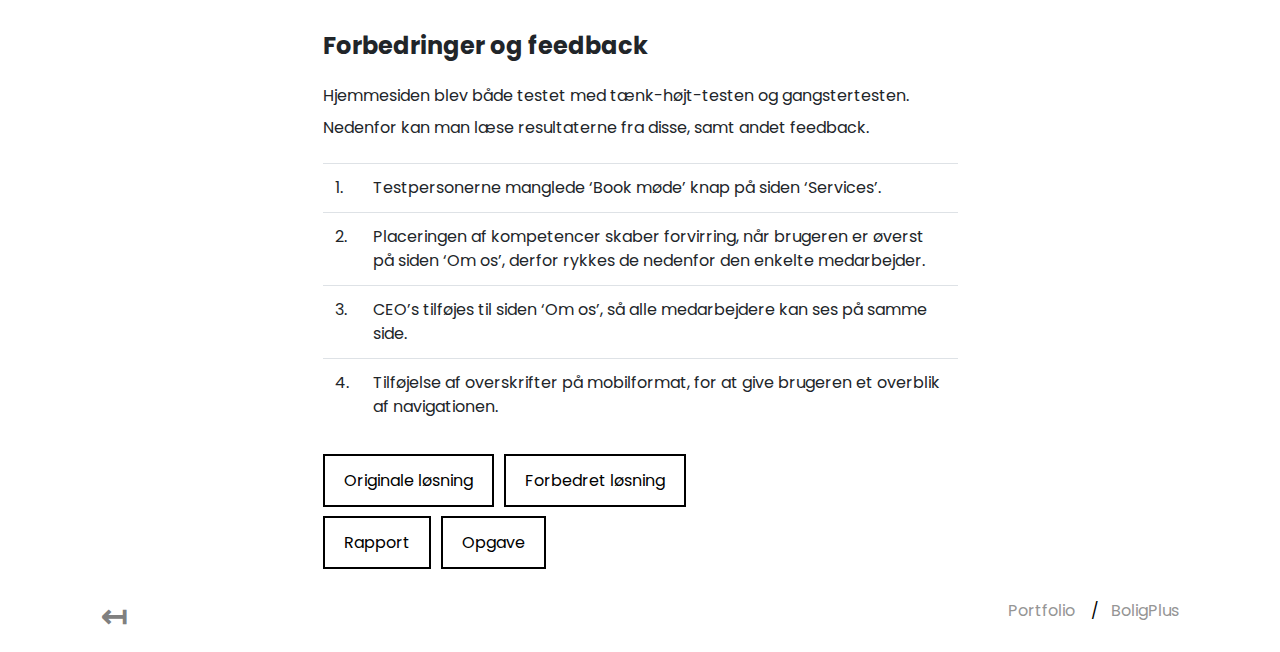
<file: pages/sweetbot.html>
<!doctype html>
<html lang="da">
<head>
<!-- Required meta tags -->
<meta charset="utf-8">
<meta name="viewport" content="width=device-width, initial-scale=1, shrink-to-fit=no">
<meta name="description" content="Content producer. Portfolio. Projekter. ">
<meta name="keywords" content="forløb, udvikling, portfolio">
<meta name="author" content="Julie Sonne">
<!-- Bootstrap CSS -->
<link rel="stylesheet" href="https://stackpath.bootstrapcdn.com/bootstrap/4.3.1/css/bootstrap.min.css" integrity="sha384-ggOyR0iXCbMQv3Xipma34MD+dH/1fQ784/j6cY/iJTQUOhcWr7x9JvoRxT2MZw1T" crossorigin="anonymous">
<!--CSS stylesheet-->
<link rel="stylesheet" href="../styles/styles.css">
<!--Google fonts-->
<link href="https://fonts.googleapis.com/css?family=Poppins&display=swap" rel="stylesheet">
<title>Portfolio | Julie Sonne</title>
</head>
<body>
<!--Container-->
<div class="container"> 
  <!--Navigation-->
  <div class="row">
    <div class="col-12 col-md-3 col-lg-3 justify-content-center navPlacering"> <a href="../index.html" class="logo">
      <h1>Julie Sonne</h1>
      </a> </div>
    <div class="col-9 navPlacering">
      <nav class="navbar navbar-expand-sm navbar-expand-md navbar-expand-lg navbar-light">
        <button class="navbar-toggler" type="button" data-toggle="collapse" data-target="#navbarNavDropdown" aria-controls="navbarNavDropdown" aria-expanded="false" aria-label="Toggle navigation"> <span class="navbar-toggler-icon"></span> </button>
        <div class="collapse navbar-collapse justify-content-end" id="navbarNavDropdown">
          <ul class="navbar-nav navLinks">
            <li class="nav-item"> <a class="nav-link active"  href="../index.html">Projekter</a></li>
            <li class="nav-item"> <a class="nav-link" href="omkring.html">Omkring</a></li>
            <li class="nav-item"> <a class="nav-link" href="kontakt.html">Kontakt</a></li>
          </ul>
        </div>
      </nav>
    </div>
  </div>
  
  <!--Content-->
  <div class="row justify-content-center">
    <div class="col-md-7 col-lg-7 projektBilleder">
      <h2 class="text-center skub">SweetBot.design</h2>
      <img src="../images/sweetbot/sweetbot2.jpg" class="skub" alt="Skitser">
      <h4 class="skub2">Responsive design</h4>
      <p class="skub">Design af en responsiv hjemmeside til det fiktive webbureau SweetBot.design, samt udvikling af deres e-commerce HotBot. Hjemmesiden blev udviklet som et gruppeprojekt og er både responsiv til mobil, tablet og desktop. I den sammenhæng blev der gjort brug af Simple Grid, udviklet af Dallas Bass. 
        Forneden kan man læse om vores GitHub strategi, forbedringer og feedback. </p>
      <h4 class="skub2">GitHub</h4>
      <p class="skub tekstLinks">Strategien for vores GitHub-struktur var at committe til en udviklingsbranch, for derefter at merge med vores master. Under hele forløbet blev hjemmesiden kodet sammen i gruppen, så der var plads til at lære af hinanden, reflektere og snakke højt om problemstillinger. <br>
        <a  target="_blank" href="https://github.com/ChristineDue/mul_a_07_sweetbot" class="projektBilleder">Se repository her</a></p>
      <img src="../images/sweetbot/sweetbot.gif" class="skub" alt="ikoner">
      <h4 class="skub2">Forbedringer og feedback</h4>
      <p class="skub">Hjemmesiden blev både testet med tænk-højt-testen og gangstertesten. Nedenfor kan man læse resultaterne fra disse, samt andet feedback.</p>
      <table class="table skub">
        <tbody>
          <tr>
            <td>1.</td>
            <td>Testpersonerne manglede ‘Book møde’ knap på siden ‘Services’. </td>
          </tr>
          <tr>
            <td>2.</td>
            <td>Placeringen af kompetencer skaber forvirring, når brugeren er øverst på siden ‘Om os’, derfor rykkes de nedenfor den enkelte medarbejder. </td>
          </tr>
          <tr>
            <td>3.</td>
            <td>CEO’s tilføjes til siden ‘Om os’, så alle medarbejdere kan ses på samme side. </td>
          </tr>
		  <tr>
            <td>4.</td>
            <td>Tilføjelse af overskrifter på mobilformat, for at give brugeren et overblik af navigationen.  </td>
          </tr>
        </tbody>
      </table>
	</div>
  </div>
  <!--Knapper-->
  <div class="row justify-content-center">
    <div class="col-md-7 col-lg-7 projektBilleder">
      <div class="knap skub2"> <a href="http://juliesonne.dk/sweetbot-version-one/index.html" target="_blank">Originale løsning</a> <a href="http://juliesonne.dk/sweetbot-version-two/index.html" target="_blank">Forbedret løsning</a> </div>
    </div>
  </div>
  <div class="row justify-content-center">
    <div class="col-md-7 col-lg-7 projektBilleder">
      <div class="knap skub2"> <a href="https://adobe.ly/2MeEXKE" target="_blank">Rapport</a> <a href="https://adobe.ly/2Z0NZwX" target="_blank">Opgave</a> </div>
    </div>
  </div>
  <!--Breadcrumbs-->
  <div class="row">
    <div class="col-5 text-left skub"> <a href="../index.html" class="nav-link tilbage">
      <h2>&#8612;</h2>
      </a> </div>
    <div class="col-7 text-right skub d-none d-sm-block d-sm-none d-md-block">
      <ul class="breadcrumb">
        <li><a href="portfolio.html">Portfolio &nbsp;</a></li>
        <li><a href="boligplus.html">BoligPlus</a></li>
      </ul>
    </div>
  </div>
  
  <!--Container slut--> 
</div>
<!-- Optional JavaScript --> 
<!-- jQuery first, then Popper.js, then Bootstrap JS --> 
<script src="https://code.jquery.com/jquery-3.3.1.slim.min.js" integrity="sha384-q8i/X+965DzO0rT7abK41JStQIAqVgRVzpbzo5smXKp4YfRvH+8abtTE1Pi6jizo" crossorigin="anonymous"></script> 
<script src="https://cdnjs.cloudflare.com/ajax/libs/popper.js/1.14.7/umd/popper.min.js" integrity="sha384-UO2eT0CpHqdSJQ6hJty5KVphtPhzWj9WO1clHTMGa3JDZwrnQq4sF86dIHNDz0W1" crossorigin="anonymous"></script> 
<script src="https://stackpath.bootstrapcdn.com/bootstrap/4.3.1/js/bootstrap.min.js" integrity="sha384-JjSmVgyd0p3pXB1rRibZUAYoIIy6OrQ6VrjIEaFf/nJGzIxFDsf4x0xIM+B07jRM" crossorigin="anonymous"></script>
</body>
</html>
</file>
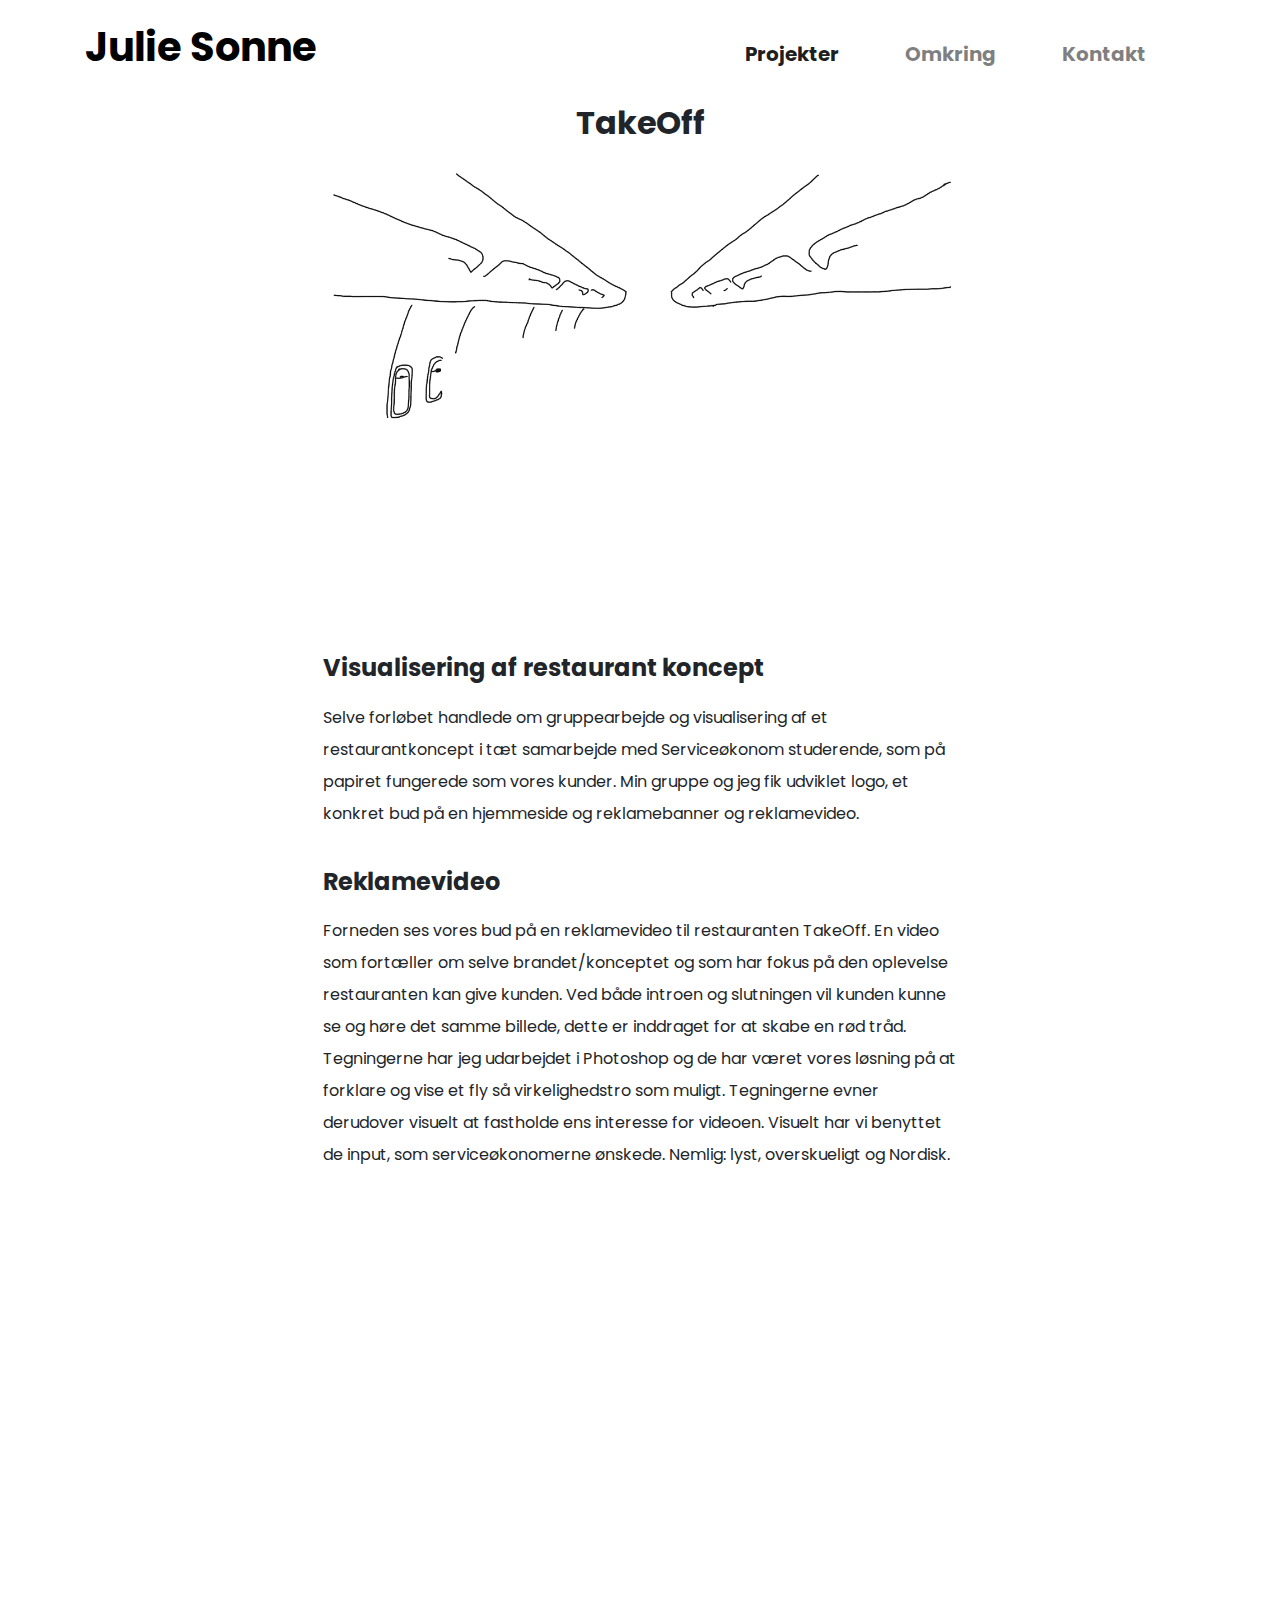
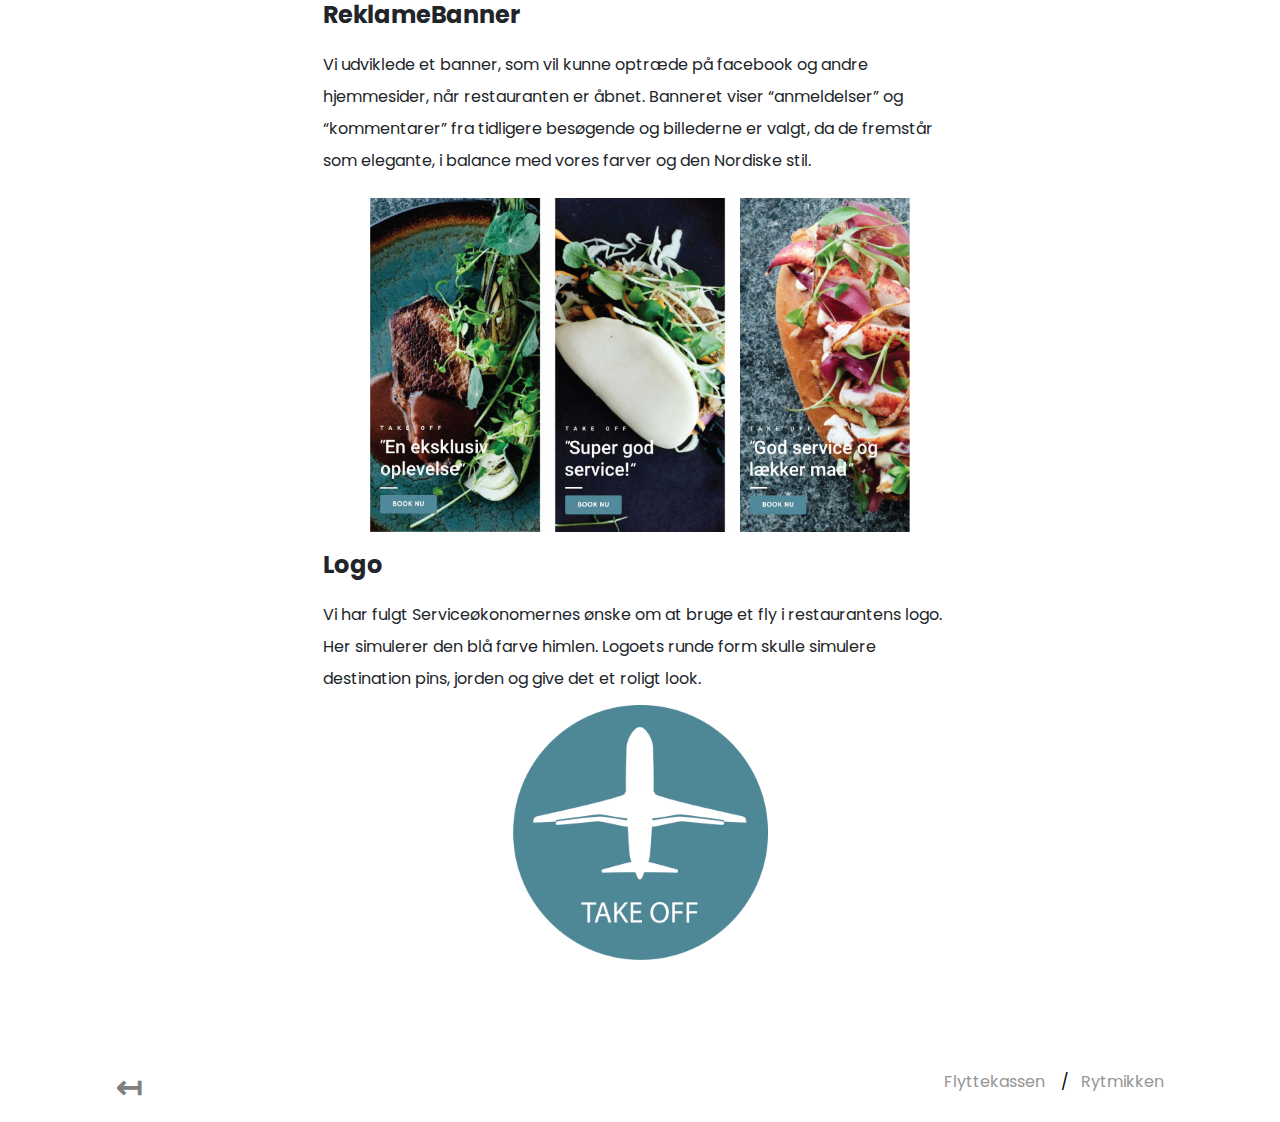
<file: pages/takeoff.html>
<!doctype html>
<html lang="da">
  <head>
    <!-- Required meta tags -->
    <meta charset="utf-8">
    <meta name="viewport" content="width=device-width, initial-scale=1, shrink-to-fit=no">
	<meta name="description" content="Content producer. Portfolio. Projekter. ">
	<meta name="keywords" content="forløb, udvikling, portfolio">
	<meta name="author" content="Julie Sonne">
    <!-- Bootstrap CSS -->
    <link rel="stylesheet" href="https://stackpath.bootstrapcdn.com/bootstrap/4.3.1/css/bootstrap.min.css" integrity="sha384-ggOyR0iXCbMQv3Xipma34MD+dH/1fQ784/j6cY/iJTQUOhcWr7x9JvoRxT2MZw1T" crossorigin="anonymous">
	<!--CSS stylesheet-->
	<link rel="stylesheet" href="../styles/styles.css">
	<!--Google fonts-->
	<link href="https://fonts.googleapis.com/css?family=Poppins&display=swap" rel="stylesheet">

    <title>Portfolio | Julie Sonne</title>
  </head>
  <body>
	<!--Container-->
	<div class="container">
	<!--Navigation-->
	<div class="row">
		<div class="col-12 col-md-3 col-lg-3 justify-content-center navPlacering">
			<a href="../index.html" class="logo">
				<h1>Julie Sonne</h1>
			</a>
		</div>
		<div class="col-9 navPlacering">
			<nav class="navbar navbar-expand-sm navbar-expand-md navbar-expand-lg navbar-light">
			  	<button class="navbar-toggler" type="button" data-toggle="collapse" data-target="#navbarNavDropdown" aria-controls="navbarNavDropdown" aria-expanded="false" aria-label="Toggle navigation"> 
				  	<span class="navbar-toggler-icon"></span>
			  	</button>
			  	<div class="collapse navbar-collapse justify-content-end" id="navbarNavDropdown">
					<ul class="navbar-nav navLinks">
				  	<li class="nav-item"> <a class="nav-link active"  href="../index.html">Projekter</a></li>
				  	<li class="nav-item"> <a class="nav-link" href="omkring.html">Omkring</a></li>
				  	<li class="nav-item"> <a class="nav-link" href="kontakt.html">Kontakt</a></li>
					</ul>
			  	</div>
			</nav>
		</div>
	</div>
	
	<!--Content-->
	<div class="row justify-content-center">
		<div class=" col-md-7 col-lg-7 projektBilleder">
			<h2 class="text-center skub">TakeOff</h2>
			<img src="../images/takeoff/takeoff.gif" alt="Takeoff gif">
			<h4 class="skub2">Visualisering af restaurant koncept</h4>
			<p class="skub">Selve forløbet handlede om gruppearbejde og visualisering af et restaurantkoncept i tæt samarbejde med Serviceøkonom studerende, som på papiret fungerede som vores kunder. Min gruppe og jeg fik udviklet logo, et konkret bud på en hjemmeside og reklamebanner og reklamevideo.</p>
			<h4 class="skub2">Reklamevideo</h4>
			<p class="skub">Forneden ses vores bud på en reklamevideo til restauranten TakeOff. En video som fortæller om selve brandet/konceptet og som har fokus på den oplevelse restauranten kan give kunden. Ved både introen og slutningen vil kunden kunne se og høre det samme billede, dette er inddraget for at skabe en rød tråd.
			Tegningerne har jeg udarbejdet i Photoshop og de har været vores løsning på at forklare og vise et fly så virkelighedstro som muligt. Tegningerne evner derudover visuelt at fastholde ens interesse for videoen. Visuelt har vi benyttet de input, som serviceøkonomerne ønskede. Nemlig: lyst, overskueligt og Nordisk.</p>
		</div>
	</div>
	<div class="row justify-content-center">
		<div class=" col-md-7 col-lg-7 projektBilleder skub">
		<div class="embed-responsive embed-responsive-16by9">
  			<iframe class="embed-responsive-item" src="https://www.youtube.com/embed/n8m5xuYwtF8" allowfullscreen></iframe>
		</div>	
		</div>	
	</div>
	<div class="row justify-content-center">
		<div class=" col-md-7 col-lg-7 projektBilleder">
			<h4 class="skub2">ReklameBanner</h4>
			<p class="skub">Vi udviklede et banner, som vil kunne optræde på facebook og andre hjemmesider, når restauranten er åbnet. Banneret viser “anmeldelser” og “kommentarer” fra tidligere besøgende og billederne er valgt, da de fremstår som elegante, i balance med vores farver og den Nordiske stil.
 			</p>
		</div>
	</div>
	<div class="row justify-content-center">
		<div class="col-md-6 col-lg-6 projektBilleder">
			<img src="../images/takeoff/Takeoff2.jpg" alt="BannerSnack">
		</div>
	</div>
	<div class="row justify-content-center">
		<div class=" col-md-7 col-lg-7 projektBilleder">
			<h4 class="skub">Logo</h4>
			<p class="skub"> Vi har fulgt Serviceøkonomernes ønske om at bruge et fly i restaurantens logo. Her simulerer den blå farve himlen. Logoets runde form skulle simulere destination pins, jorden og give det et roligt look.
 			</p>
		</div>
	</div>
	<div class="row justify-content-center">
		<div class="col-md-3 col-lg-3 projektBilleder">
			<img src="../images/takeoff/takeoff3.png" alt="logo">
		</div>
	</div>

		
	<!--Breadcrumbs-->
	<div class="row skub2">
		<div class="col-5 text-left skub">
			<a href="../index.html" class="nav-link tilbage"><h2>&#8612;</h2></a>
		</div>
		<div class="col-7 text-right skub d-none d-sm-block d-sm-none d-md-block">
			<ul class="breadcrumb">
  				<li><a href="flyttekassen.html">Flyttekassen &nbsp;</a></li>
 			 	<li><a href="rytmikken.html">Rytmikken</a></li>
			</ul>
		</div>
	</div>
	
	<!--Container slut-->
	</div>
    <!-- Optional JavaScript -->
    <!-- jQuery first, then Popper.js, then Bootstrap JS -->
    <script src="https://code.jquery.com/jquery-3.3.1.slim.min.js" integrity="sha384-q8i/X+965DzO0rT7abK41JStQIAqVgRVzpbzo5smXKp4YfRvH+8abtTE1Pi6jizo" crossorigin="anonymous"></script>
    <script src="https://cdnjs.cloudflare.com/ajax/libs/popper.js/1.14.7/umd/popper.min.js" integrity="sha384-UO2eT0CpHqdSJQ6hJty5KVphtPhzWj9WO1clHTMGa3JDZwrnQq4sF86dIHNDz0W1" crossorigin="anonymous"></script>
    <script src="https://stackpath.bootstrapcdn.com/bootstrap/4.3.1/js/bootstrap.min.js" integrity="sha384-JjSmVgyd0p3pXB1rRibZUAYoIIy6OrQ6VrjIEaFf/nJGzIxFDsf4x0xIM+B07jRM" crossorigin="anonymous"></script>
  </body>
</html>
</file>
<file: styles/styles.css>
@charset "UTF-8";
/* CSS Document */

											/*Body*/
body{
	font-family: 'Poppins', sans-serif;
}
h1, h2, h3, h4, h5, h6{
	font-weight: bold;
}

p {
	line-height: 2;
}

.skub{
	margin: 3% 0 0 0;
}

.skub2 {
	margin: 6% 0 0 0;
}

.skub3 {
	margin: 5% 0 0 0;
}
.skub4 {
	margin: 9% 0 0 0;
}

.copy {
	color: #4c4c4c;
}
											/*Links*/
.tekstLinks a {
	text-decoration: none; 
	font-weight: bold; 
	color: black;
}
											/*Container*/
.container{
}
											/*Logo*/
.logo{
	color: black;
}
.logo:hover {
	text-decoration: none;
	color: black;
}
											/*Name*/
.name img {
	width: 50%;
	height: auto;
}
											/*Navigation*/
.navLinks li{
	font-weight: bold;
	font-size: 1.25rem;
}
.navbar-nav > li{
    padding-left: 25px;
    padding-right: 25px;
}
.navPlacering {
	margin: 2% 0 0 0;
}
											/*Julie Sonne*/
.subtitle {
	color: #969696;
}
											/*Forside content*/
.projektBilleder img{
	width: 100%;
	height: auto;
	margin: 4% 0 0 0;
}

.content .content-overlay {
  background: rgba(255, 255, 255, 0.75);
  position: absolute;
  height: 100%;
  width: 100%;
  left: 0;
  top: 0;
  bottom: 0;
  right: 0;
  opacity: 0;
  -webkit-transition: all 0.4s ease-in-out 0s;
  -moz-transition: all 0.4s ease-in-out 0s;
  transition: all 0.4s ease-in-out 0s;
}

.content:hover .content-overlay{
  opacity: 1;
}

.content-image{
  width: 100%;
}

.content-details {
  position: absolute;
  text-align: center;
  padding-left: 1em;
  padding-right: 1em;
  width: 100%;
  top: 50%;
  left: 50%;
  opacity: 0;
  -webkit-transform: translate(-50%, -50%);
  -moz-transform: translate(-50%, -50%);
  transform: translate(-50%, -50%);
  -webkit-transition: all 0.3s ease-in-out 0s;
  -moz-transition: all 0.3s ease-in-out 0s;
  transition: all 0.3s ease-in-out 0s;
}

.content:hover .content-details{
  top: 50%;
  left: 50%;
  opacity: 1;
}

.content-details h3{
  color: black;
  font-weight: 500;
  margin-bottom: 0.5em;
}

.content-details p{
  color: black;
  font-size: 0.8em;
}

.fadeIn-top{
  top: 20%;
}
											/*Tilbage*/
.tilbage{
	color: grey;
}
.tilbage:hover{
	color: black;
}
											/*Breadcrumbs*/
.breadcrumb{
	background-color: white;
	margin-left: 2%;
	display: flex;
	justify-content: flex-end;
}
ul.breadcrumb {
  padding: 10px 16px;
  list-style: none;
}
ul.breadcrumb li {
  display: inline;
  font-size: 1rem;
}
ul.breadcrumb li+li:before {
  padding: 8px;
  color: black;
  content: "/\00a0";
}
ul.breadcrumb li a {
  color: #959595;
  text-decoration: none;
}
ul.breadcrumb li a:hover {
  color: black;
}
											/*Knap*/
.knap a{
	color: black;
	padding: 2% 3% 2% 3%;
	border: 2px solid black;
	text-decoration: none;
	margin: 0 1% 0 0;
}
											/*Content*/
.billeder img {
	height: auto;
	width: 95%;
}
											/*Kontakt*/
input {
	width: 100%; 
	margin: 5% 0 0 0;
	padding: 2% 0 2% 0%;
	border: 1px solid black;
	font-size: medium;
}
input[type=text]{
	margin: 5% 0 0 0;
	padding: 2% 0 2% 2%;
}
input[type=email]{
	padding: 2% 0 2% 2%;
}

textarea {
	width: 100%; 
	margin: 5% 0 0 0;
	padding: 2% 0 15% 2%;
	font-size: medium;
	border: 1px solid black; 
}

.sendknap {
	width: 20%;
	paddding: 3% 0 3% 0 !important;
	border: 2px solid black;
	font-size: medium;
	margin: 2% 0 10% 0;
}
    

											/*Medium*/
@media only screen and (max-width: 768px){
	
.skub-md {
	padding: 10% 0 0 0;
	border: 1px solid red;
}
}
											/*Small*/
@media only screen and (max-width: 375px){

}
</file>
